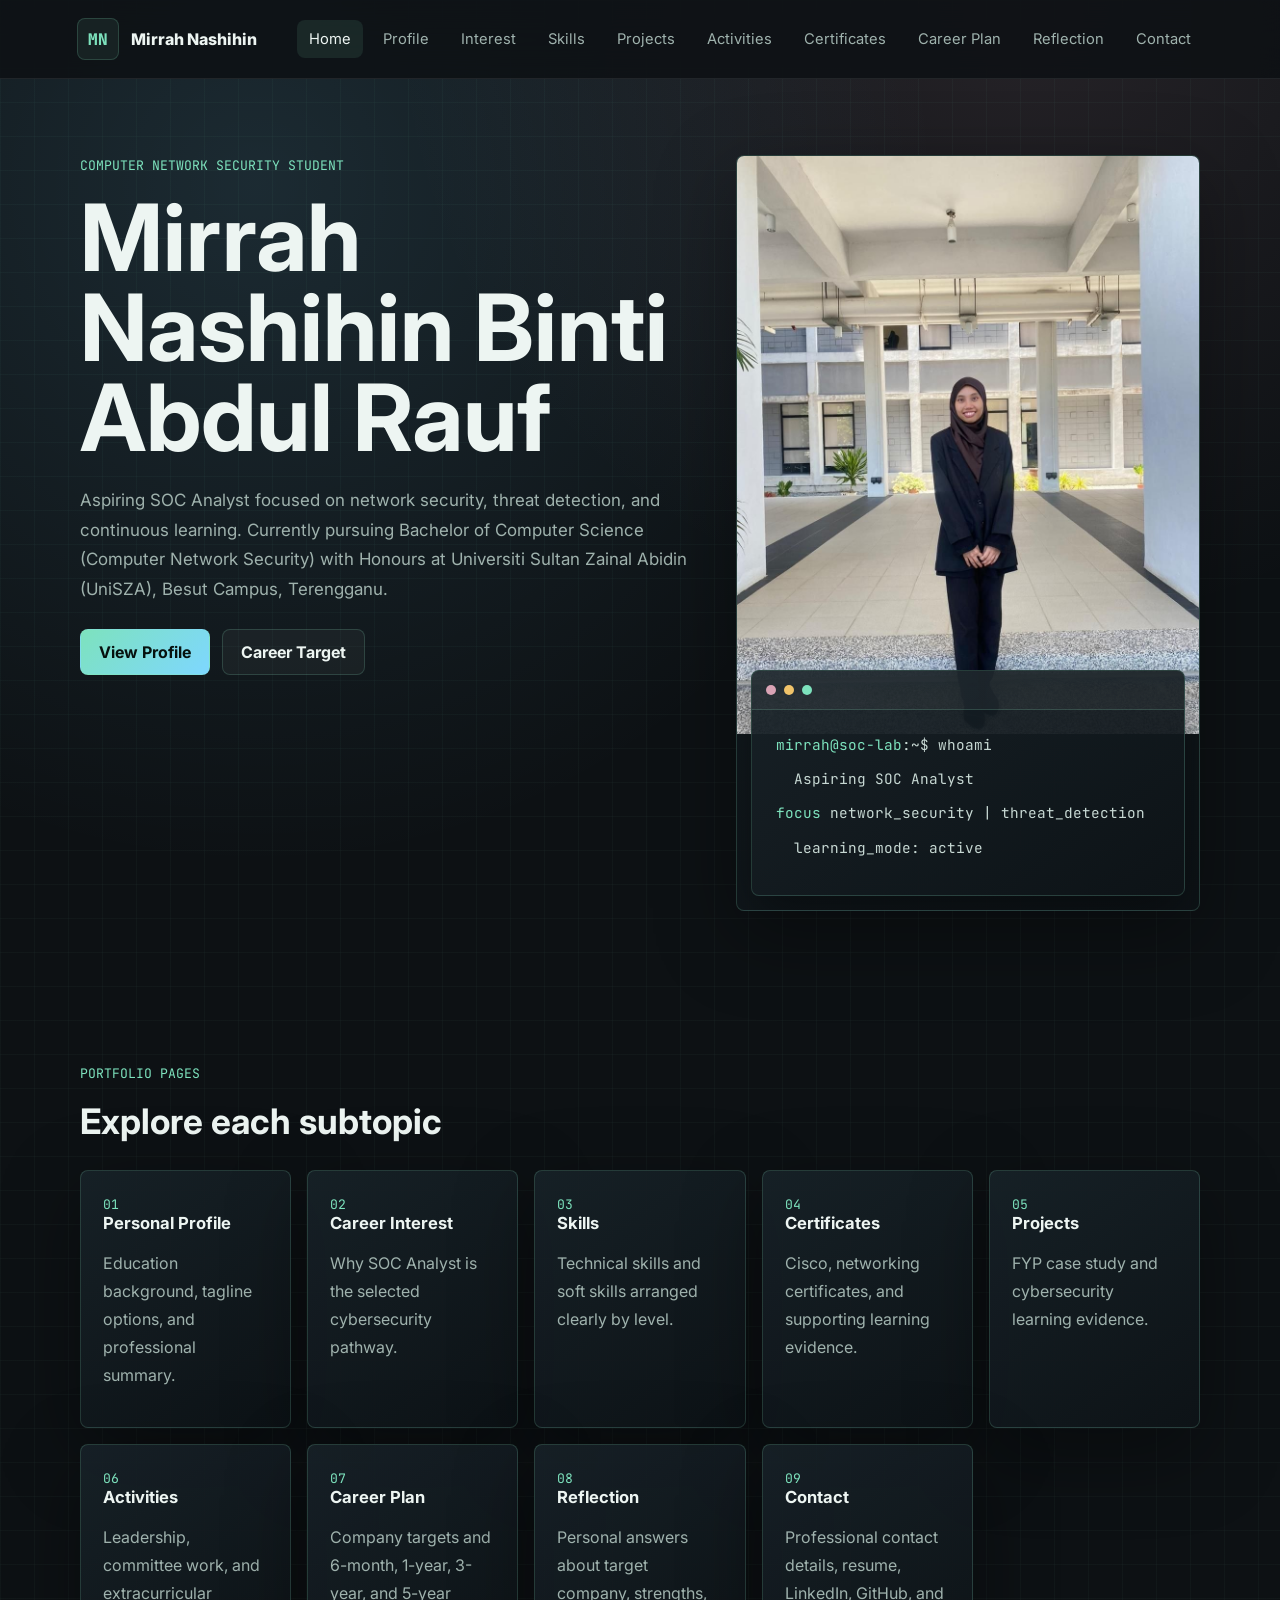
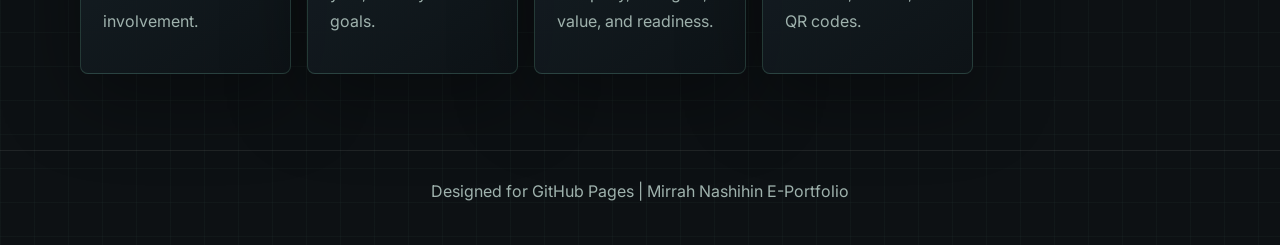
<file: index.html>
<!DOCTYPE html>
<html lang="en">
<head>
  <meta charset="UTF-8">
  <meta name="viewport" content="width=device-width, initial-scale=1.0">
  <title>Mirrah Nashihin | E-Portfolio</title>
  <link rel="preconnect" href="https://fonts.googleapis.com">
  <link rel="preconnect" href="https://fonts.gstatic.com" crossorigin>
  <link href="https://fonts.googleapis.com/css2?family=Inter:wght@400;500;600;700;800&family=JetBrains+Mono:wght@400;600&display=swap" rel="stylesheet">
  <link rel="stylesheet" href="style.css">
</head>
<body>
  <header class="site-header">
    <a class="brand" href="index.html">
      <span class="brand-mark">MN</span>
      <span>Mirrah Nashihin</span>
    </a>
    <button class="nav-toggle" type="button" aria-label="Open navigation" aria-expanded="false">☰</button>
    <nav class="site-nav" aria-label="Main navigation">
      <a class="active" href="index.html">Home</a>
      <a href="about.html">Profile</a>
      <a href="interest.html">Interest</a>
      <a href="skills.html">Skills</a>
      <a href="projects.html">Projects</a>
      <a href="activities.html">Activities</a>
      <a href="certificates.html">Certificates</a>
      <a href="career.html">Career Plan</a>
      <a href="reflection.html">Reflection</a>
      <a href="contact.html">Contact</a>
    </nav>
  </header>

  <main>
    <section class="hero section">
      <div class="hero-grid">
        <div class="hero-copy">
          <p class="eyebrow">Computer Network Security Student</p>
          <h1>Mirrah Nashihin Binti Abdul Rauf</h1>
          <p class="hero-text">
            Aspiring SOC Analyst focused on network security, threat detection, and
            continuous learning. Currently pursuing Bachelor of Computer Science
            (Computer Network Security) with Honours at Universiti Sultan Zainal Abidin
            (UniSZA), Besut Campus, Terengganu.
          </p>
          <div class="hero-actions">
            <a class="button primary" href="about.html">View Profile</a>
            <a class="button ghost" href="career.html">Career Target</a>
          </div>
        </div>
        <aside class="profile-card" aria-label="Profile photo and summary">
          <img src="assets/images/profile.jpg" alt="Mirrah Nashihin profile photo">
          <div class="terminal-card embedded">
            <div class="terminal-bar"><span></span><span></span><span></span></div>
            <div class="terminal-body">
              <p><span class="prompt">mirrah@soc-lab</span>:~$ whoami</p>
              <p class="output">Aspiring SOC Analyst</p>
              <p><span class="prompt">focus</span> network_security | threat_detection</p>
              <p class="output success">learning_mode: active</p>
            </div>
          </div>
        </aside>
      </div>
    </section>

    <section class="section">
      <div class="section-heading">
        <p class="eyebrow">Portfolio Pages</p>
        <h2>Explore each subtopic</h2>
      </div>
      <div class="page-grid">
        <a class="page-card" href="about.html">
          <span>01</span>
          <h3>Personal Profile</h3>
          <p>Education background, tagline options, and professional summary.</p>
        </a>
        <a class="page-card" href="interest.html">
          <span>02</span>
          <h3>Career Interest</h3>
          <p>Why SOC Analyst is the selected cybersecurity pathway.</p>
        </a>
        <a class="page-card" href="skills.html">
          <span>03</span>
          <h3>Skills</h3>
          <p>Technical skills and soft skills arranged clearly by level.</p>
        </a>
        <a class="page-card" href="certificates.html">
          <span>04</span>
          <h3>Certificates</h3>
          <p>Cisco, networking certificates, and supporting learning evidence.</p>
        </a>
        <a class="page-card" href="projects.html">
          <span>05</span>
          <h3>Projects</h3>
          <p>FYP case study and cybersecurity learning evidence.</p>
        </a>
        <a class="page-card" href="activities.html">
          <span>06</span>
          <h3>Activities</h3>
          <p>Leadership, committee work, and extracurricular involvement.</p>
        </a>
        <a class="page-card" href="career.html">
          <span>07</span>
          <h3>Career Plan</h3>
          <p>Company targets and 6-month, 1-year, 3-year, and 5-year goals.</p>
        </a>
        <a class="page-card" href="reflection.html">
          <span>08</span>
          <h3>Reflection</h3>
          <p>Personal answers about target company, strengths, value, and readiness.</p>
        </a>
        <a class="page-card" href="contact.html">
          <span>09</span>
          <h3>Contact</h3>
          <p>Professional contact details, resume, LinkedIn, GitHub, and QR codes.</p>
        </a>
      </div>
    </section>
  </main>

  <footer class="site-footer">
    <p>Designed for GitHub Pages | Mirrah Nashihin E-Portfolio</p>
  </footer>

  <script src="script.js"></script>
</body>
</html>
</file>
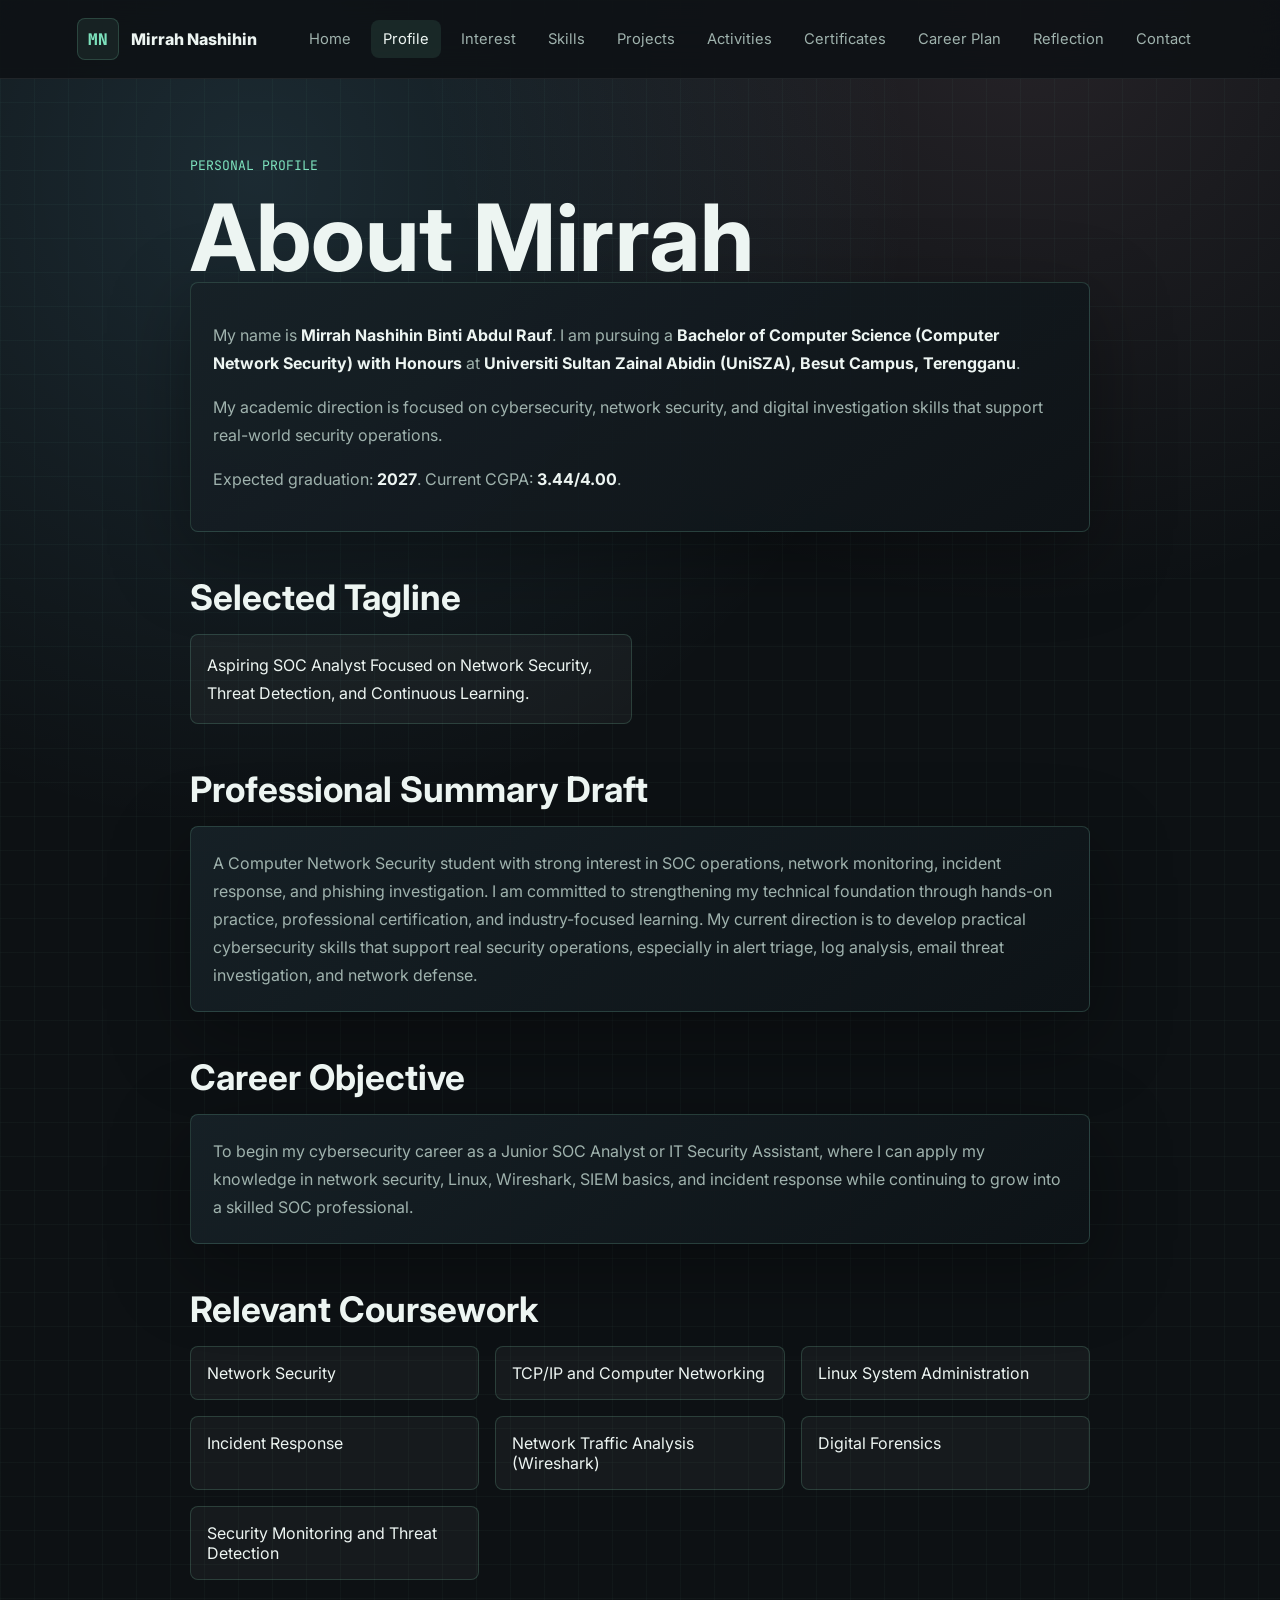
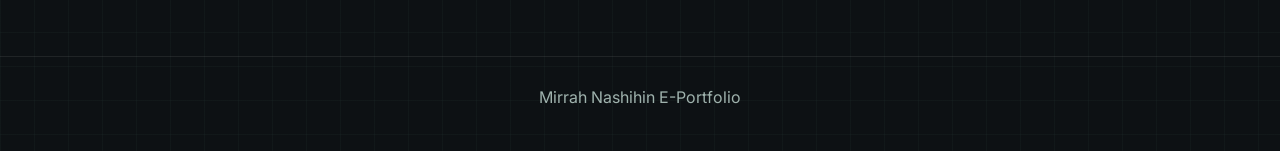
<file: about.html>
<!DOCTYPE html>
<html lang="en">
<head>
  <meta charset="UTF-8">
  <meta name="viewport" content="width=device-width, initial-scale=1.0">
  <title>Profile | Mirrah Nashihin</title>
  <link rel="preconnect" href="https://fonts.googleapis.com">
  <link rel="preconnect" href="https://fonts.gstatic.com" crossorigin>
  <link href="https://fonts.googleapis.com/css2?family=Inter:wght@400;500;600;700;800&family=JetBrains+Mono:wght@400;600&display=swap" rel="stylesheet">
  <link rel="stylesheet" href="style.css">
</head>
<body>
  <header class="site-header">
    <a class="brand" href="index.html"><span class="brand-mark">MN</span><span>Mirrah Nashihin</span></a>
    <button class="nav-toggle" type="button" aria-label="Open navigation" aria-expanded="false">☰</button>
    <nav class="site-nav" aria-label="Main navigation">
      <a href="index.html">Home</a>
      <a class="active" href="about.html">Profile</a>
      <a href="interest.html">Interest</a>
      <a href="skills.html">Skills</a>
      <a href="projects.html">Projects</a>
      <a href="activities.html">Activities</a>
      <a href="certificates.html">Certificates</a>
      <a href="career.html">Career Plan</a>
      <a href="reflection.html">Reflection</a>
      <a href="contact.html">Contact</a>
    </nav>
  </header>

  <main class="section narrow">
    <p class="eyebrow">Personal Profile</p>
    <h1>About Mirrah</h1>
    <div class="info-panel">
      <p>
        My name is <strong>Mirrah Nashihin Binti Abdul Rauf</strong>. I am pursuing a
        <strong>Bachelor of Computer Science (Computer Network Security) with Honours</strong>
        at <strong>Universiti Sultan Zainal Abidin (UniSZA), Besut Campus, Terengganu</strong>.
      </p>
      <p>
        My academic direction is focused on cybersecurity, network security, and digital
        investigation skills that support real-world security operations.
      </p>
      <p>
        Expected graduation: <strong>2027</strong>. Current CGPA:
        <strong>3.44/4.00</strong>.
      </p>
    </div>

    <section class="subsection">
      <h2>Selected Tagline</h2>
      <div class="tagline-list">
        <p>Aspiring SOC Analyst Focused on Network Security, Threat Detection, and Continuous Learning.</p>
      </div>
    </section>

    <section class="subsection">
      <h2>Professional Summary Draft</h2>
      <p class="soft-card">
        A Computer Network Security student with strong interest in SOC operations,
        network monitoring, incident response, and phishing investigation. I am committed
        to strengthening my technical foundation through hands-on practice, professional
        certification, and industry-focused learning. My current direction is to develop
        practical cybersecurity skills that support real security operations, especially
        in alert triage, log analysis, email threat investigation, and network defense.
      </p>
    </section>

    <section class="subsection">
      <h2>Career Objective</h2>
      <p class="soft-card">
        To begin my cybersecurity career as a Junior SOC Analyst or IT Security Assistant,
        where I can apply my knowledge in network security, Linux, Wireshark, SIEM basics,
        and incident response while continuing to grow into a skilled SOC professional.
      </p>
    </section>

    <section class="subsection">
      <h2>Relevant Coursework</h2>
      <div class="pill-grid">
        <span>Network Security</span>
        <span>TCP/IP and Computer Networking</span>
        <span>Linux System Administration</span>
        <span>Incident Response</span>
        <span>Network Traffic Analysis (Wireshark)</span>
        <span>Digital Forensics</span>
        <span>Security Monitoring and Threat Detection</span>
      </div>
    </section>
  </main>

  <footer class="site-footer"><p>Mirrah Nashihin E-Portfolio</p></footer>
  <script src="script.js"></script>
</body>
</html>
</file>
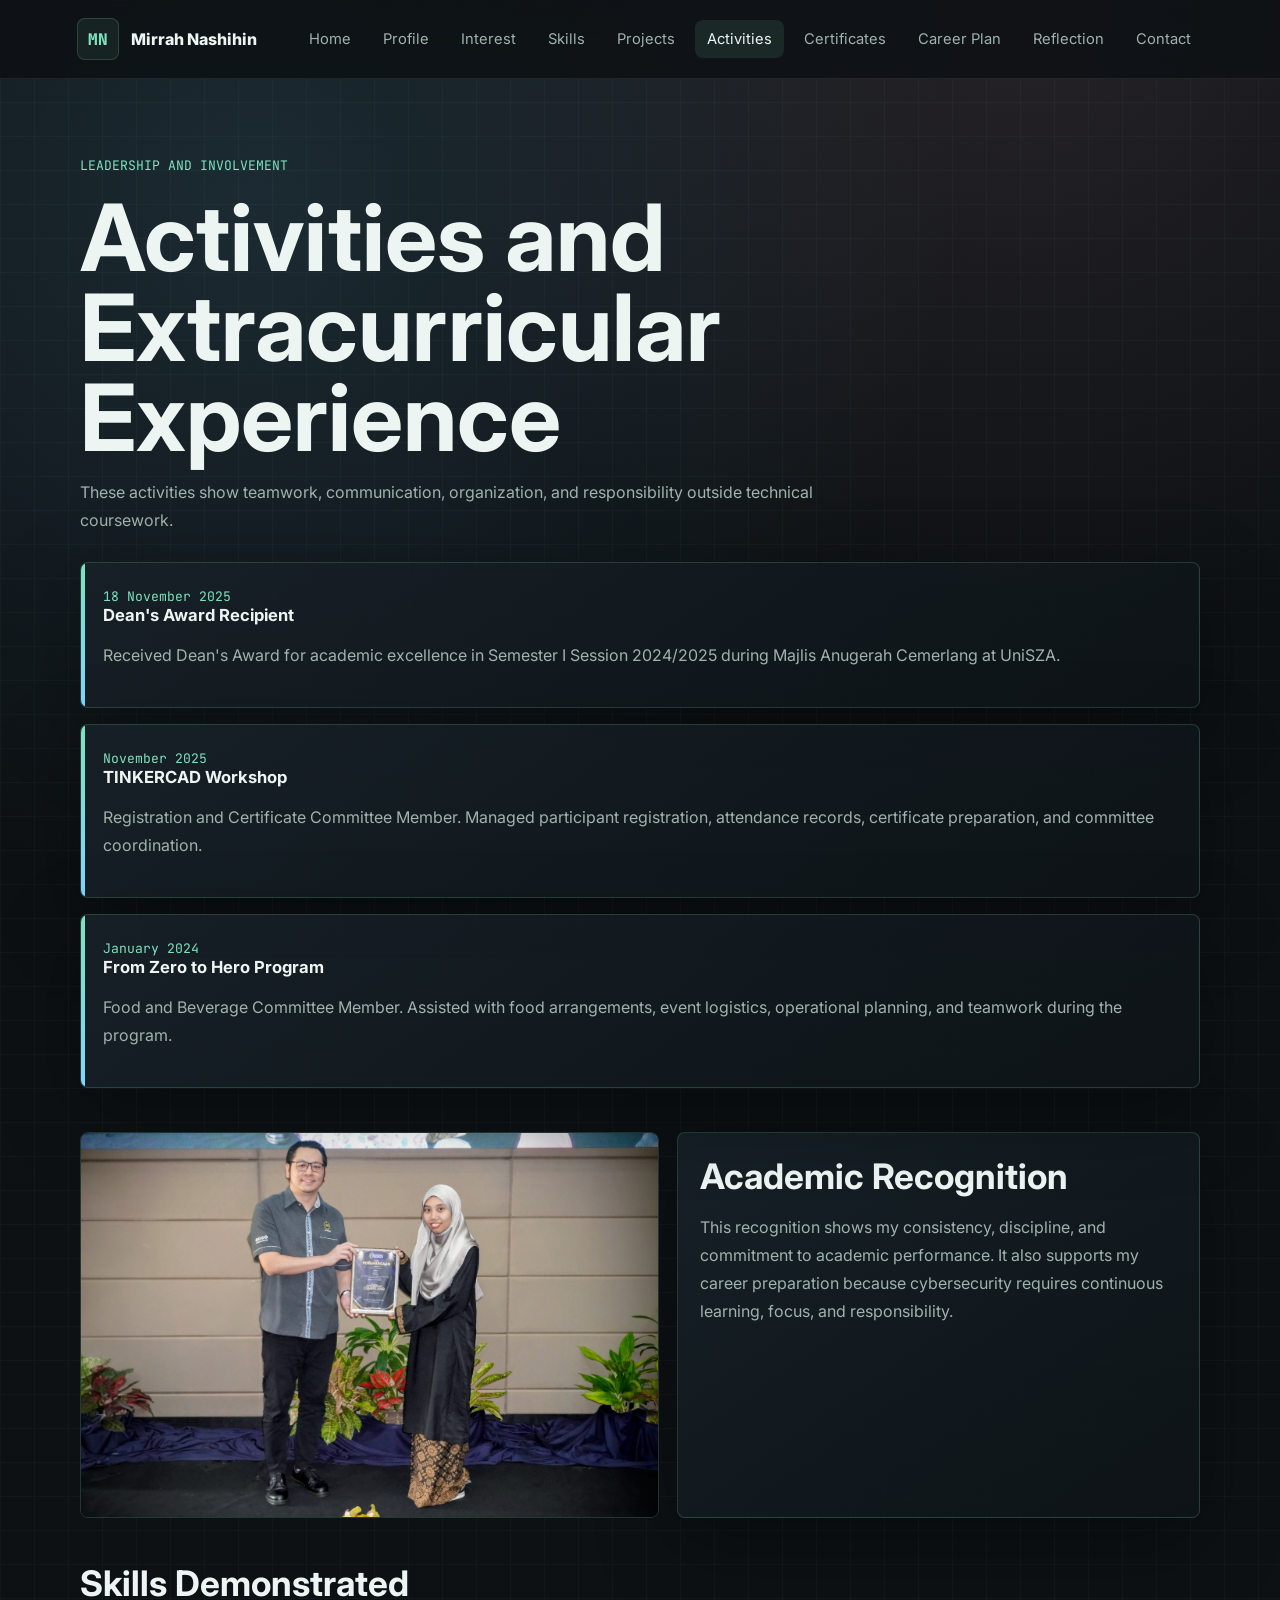
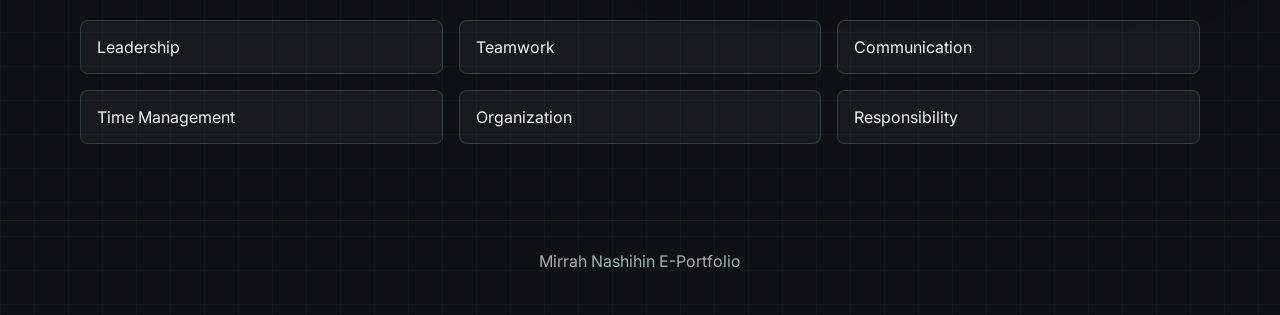
<file: activities.html>
<!DOCTYPE html>
<html lang="en">
<head>
  <meta charset="UTF-8">
  <meta name="viewport" content="width=device-width, initial-scale=1.0">
  <title>Activities | Mirrah Nashihin</title>
  <link rel="preconnect" href="https://fonts.googleapis.com">
  <link rel="preconnect" href="https://fonts.gstatic.com" crossorigin>
  <link href="https://fonts.googleapis.com/css2?family=Inter:wght@400;500;600;700;800&family=JetBrains+Mono:wght@400;600&display=swap" rel="stylesheet">
  <link rel="stylesheet" href="style.css">
</head>
<body>
  <header class="site-header">
    <a class="brand" href="index.html"><span class="brand-mark">MN</span><span>Mirrah Nashihin</span></a>
    <button class="nav-toggle" type="button" aria-label="Open navigation" aria-expanded="false">☰</button>
    <nav class="site-nav" aria-label="Main navigation">
      <a href="index.html">Home</a>
      <a href="about.html">Profile</a>
      <a href="interest.html">Interest</a>
      <a href="skills.html">Skills</a>
      <a href="projects.html">Projects</a>
      <a class="active" href="activities.html">Activities</a>
      <a href="certificates.html">Certificates</a>
      <a href="career.html">Career Plan</a>
      <a href="reflection.html">Reflection</a>
      <a href="contact.html">Contact</a>
    </nav>
  </header>

  <main class="section">
    <div class="section-heading">
      <p class="eyebrow">Leadership and Involvement</p>
      <h1>Activities and Extracurricular Experience</h1>
      <p>
        These activities show teamwork, communication, organization, and responsibility
        outside technical coursework.
      </p>
    </div>

    <section class="timeline">
      <article>
        <span>18 November 2025</span>
        <h3>Dean's Award Recipient</h3>
        <p>
          Received Dean's Award for academic excellence in Semester I Session 2024/2025
          during Majlis Anugerah Cemerlang at UniSZA.
        </p>
      </article>
      <article>
        <span>November 2025</span>
        <h3>TINKERCAD Workshop</h3>
        <p>
          Registration and Certificate Committee Member. Managed participant registration,
          attendance records, certificate preparation, and committee coordination.
        </p>
      </article>
      <article>
        <span>January 2024</span>
        <h3>From Zero to Hero Program</h3>
        <p>
          Food and Beverage Committee Member. Assisted with food arrangements, event
          logistics, operational planning, and teamwork during the program.
        </p>
      </article>
    </section>

    <section class="subsection achievement-showcase">
      <img src="assets/images/dean-award-ceremony.jpeg" alt="Dean's Award ceremony photo">
      <div class="info-panel">
        <h2>Academic Recognition</h2>
        <p>
          This recognition shows my consistency, discipline, and commitment to academic
          performance. It also supports my career preparation because cybersecurity
          requires continuous learning, focus, and responsibility.
        </p>
      </div>
    </section>

    <section class="subsection">
      <h2>Skills Demonstrated</h2>
      <div class="pill-grid">
        <span>Leadership</span>
        <span>Teamwork</span>
        <span>Communication</span>
        <span>Time Management</span>
        <span>Organization</span>
        <span>Responsibility</span>
      </div>
    </section>
  </main>

  <footer class="site-footer"><p>Mirrah Nashihin E-Portfolio</p></footer>
  <script src="script.js"></script>
</body>
</html>
</file>
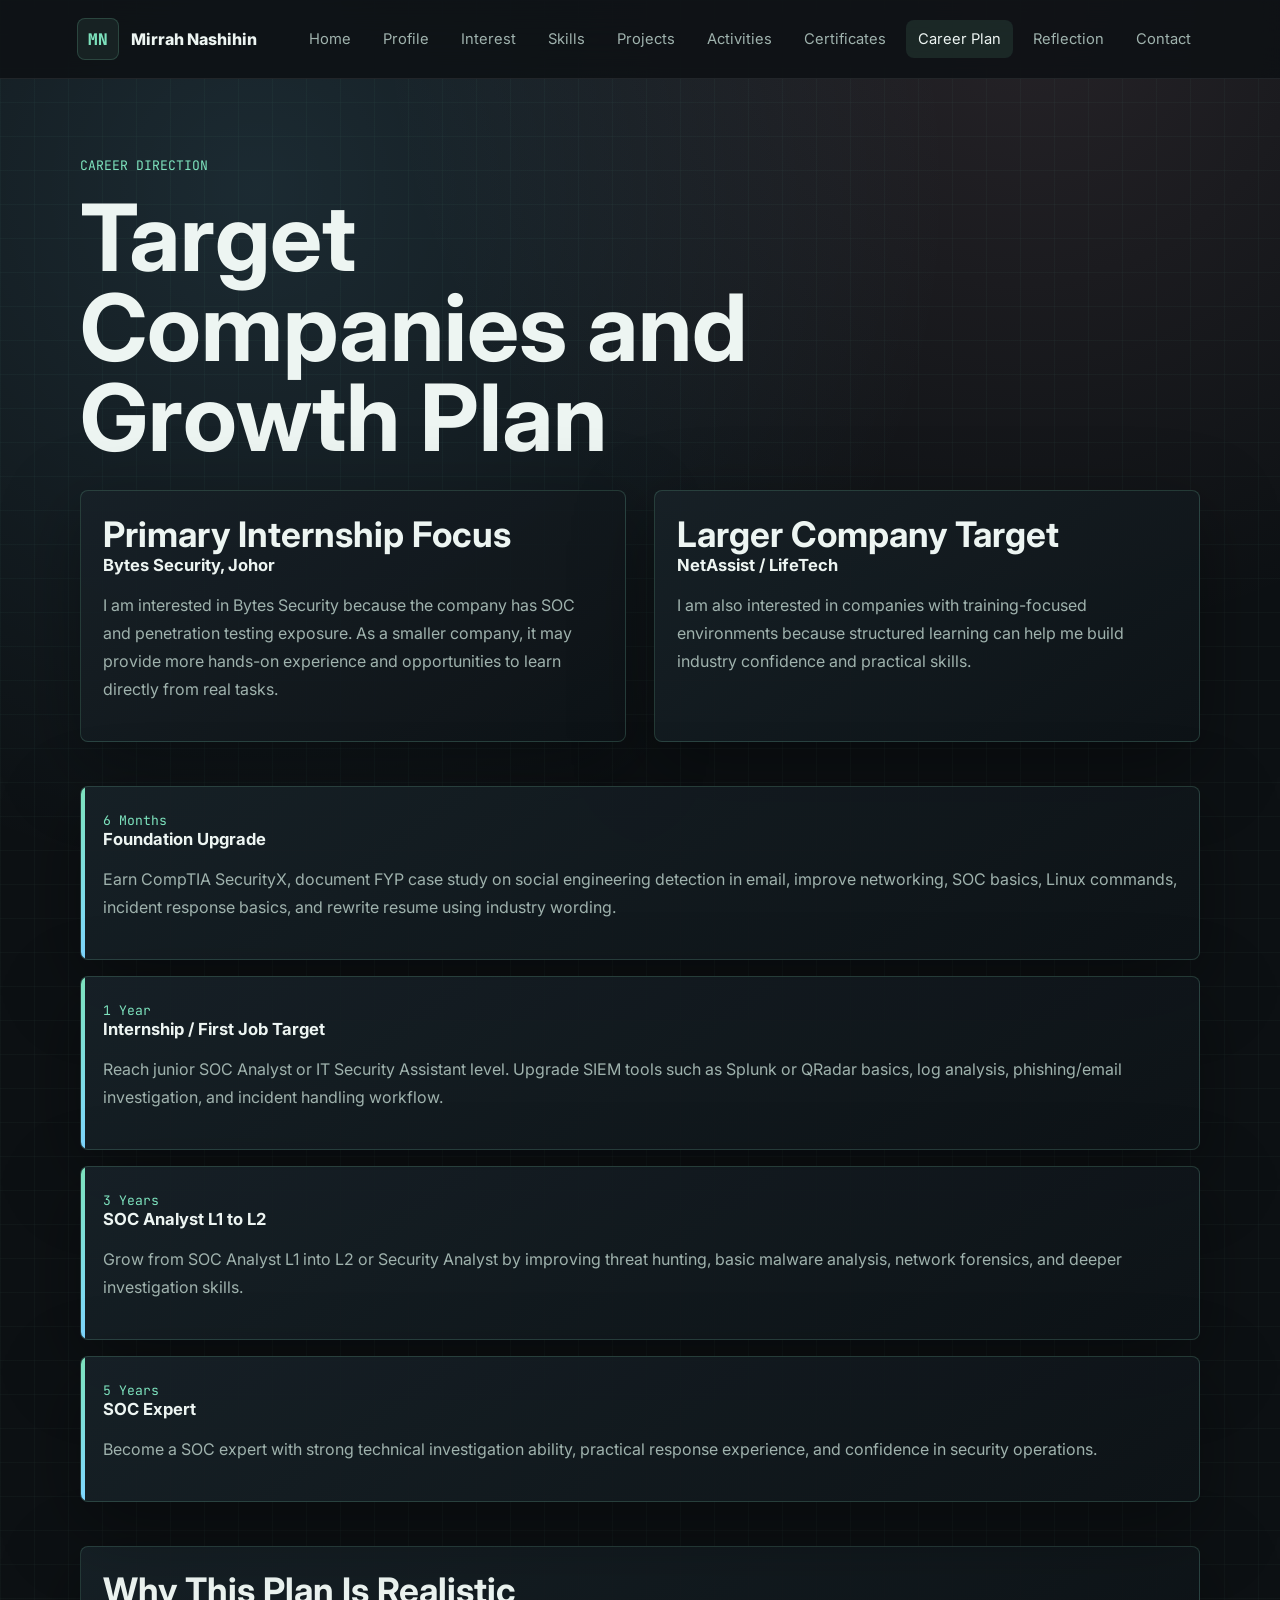
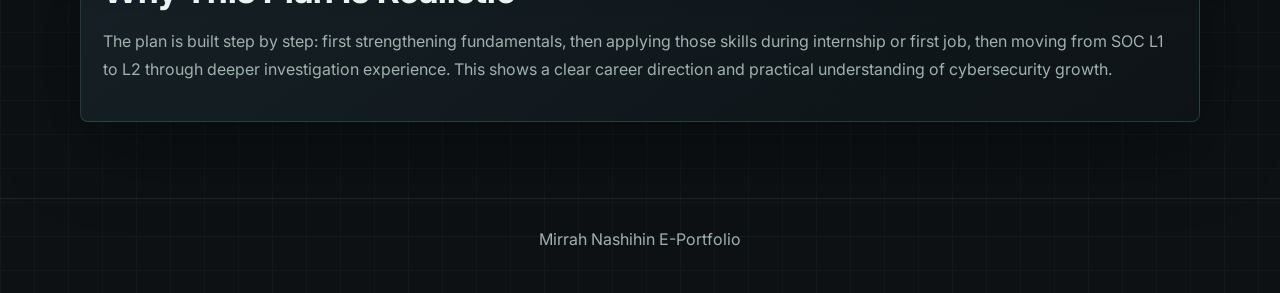
<file: career.html>
<!DOCTYPE html>
<html lang="en">
<head>
  <meta charset="UTF-8">
  <meta name="viewport" content="width=device-width, initial-scale=1.0">
  <title>Career Plan | Mirrah Nashihin</title>
  <link rel="preconnect" href="https://fonts.googleapis.com">
  <link rel="preconnect" href="https://fonts.gstatic.com" crossorigin>
  <link href="https://fonts.googleapis.com/css2?family=Inter:wght@400;500;600;700;800&family=JetBrains+Mono:wght@400;600&display=swap" rel="stylesheet">
  <link rel="stylesheet" href="style.css">
</head>
<body>
  <header class="site-header">
    <a class="brand" href="index.html"><span class="brand-mark">MN</span><span>Mirrah Nashihin</span></a>
    <button class="nav-toggle" type="button" aria-label="Open navigation" aria-expanded="false">☰</button>
    <nav class="site-nav" aria-label="Main navigation">
      <a href="index.html">Home</a>
      <a href="about.html">Profile</a>
      <a href="interest.html">Interest</a>
      <a href="skills.html">Skills</a>
      <a href="projects.html">Projects</a>
      <a href="activities.html">Activities</a>
      <a href="certificates.html">Certificates</a>
      <a class="active" href="career.html">Career Plan</a>
      <a href="reflection.html">Reflection</a>
      <a href="contact.html">Contact</a>
    </nav>
  </header>

  <main class="section">
    <div class="section-heading">
      <p class="eyebrow">Career Direction</p>
      <h1>Target Companies and Growth Plan</h1>
    </div>

    <section class="company-grid">
      <article class="soft-card">
        <h2>Primary Internship Focus</h2>
        <h3>Bytes Security, Johor</h3>
        <p>
          I am interested in Bytes Security because the company has SOC and penetration
          testing exposure. As a smaller company, it may provide more hands-on experience
          and opportunities to learn directly from real tasks.
        </p>
      </article>
      <article class="soft-card">
        <h2>Larger Company Target</h2>
        <h3>NetAssist / LifeTech</h3>
        <p>
          I am also interested in companies with training-focused environments because
          structured learning can help me build industry confidence and practical skills.
        </p>
      </article>
    </section>

    <section class="timeline subsection">
      <article>
        <span>6 Months</span>
        <h3>Foundation Upgrade</h3>
        <p>
          Earn CompTIA SecurityX, document FYP case study on social engineering detection
          in email, improve networking, SOC basics, Linux commands, incident response basics,
          and rewrite resume using industry wording.
        </p>
      </article>
      <article>
        <span>1 Year</span>
        <h3>Internship / First Job Target</h3>
        <p>
          Reach junior SOC Analyst or IT Security Assistant level. Upgrade SIEM tools
          such as Splunk or QRadar basics, log analysis, phishing/email investigation,
          and incident handling workflow.
        </p>
      </article>
      <article>
        <span>3 Years</span>
        <h3>SOC Analyst L1 to L2</h3>
        <p>
          Grow from SOC Analyst L1 into L2 or Security Analyst by improving threat hunting,
          basic malware analysis, network forensics, and deeper investigation skills.
        </p>
      </article>
      <article>
        <span>5 Years</span>
        <h3>SOC Expert</h3>
        <p>
          Become a SOC expert with strong technical investigation ability, practical
          response experience, and confidence in security operations.
        </p>
      </article>
    </section>

    <section class="subsection info-panel">
      <h2>Why This Plan Is Realistic</h2>
      <p>
        The plan is built step by step: first strengthening fundamentals, then applying
        those skills during internship or first job, then moving from SOC L1 to L2 through
        deeper investigation experience. This shows a clear career direction and practical
        understanding of cybersecurity growth.
      </p>
    </section>
  </main>

  <footer class="site-footer"><p>Mirrah Nashihin E-Portfolio</p></footer>
  <script src="script.js"></script>
</body>
</html>
</file>
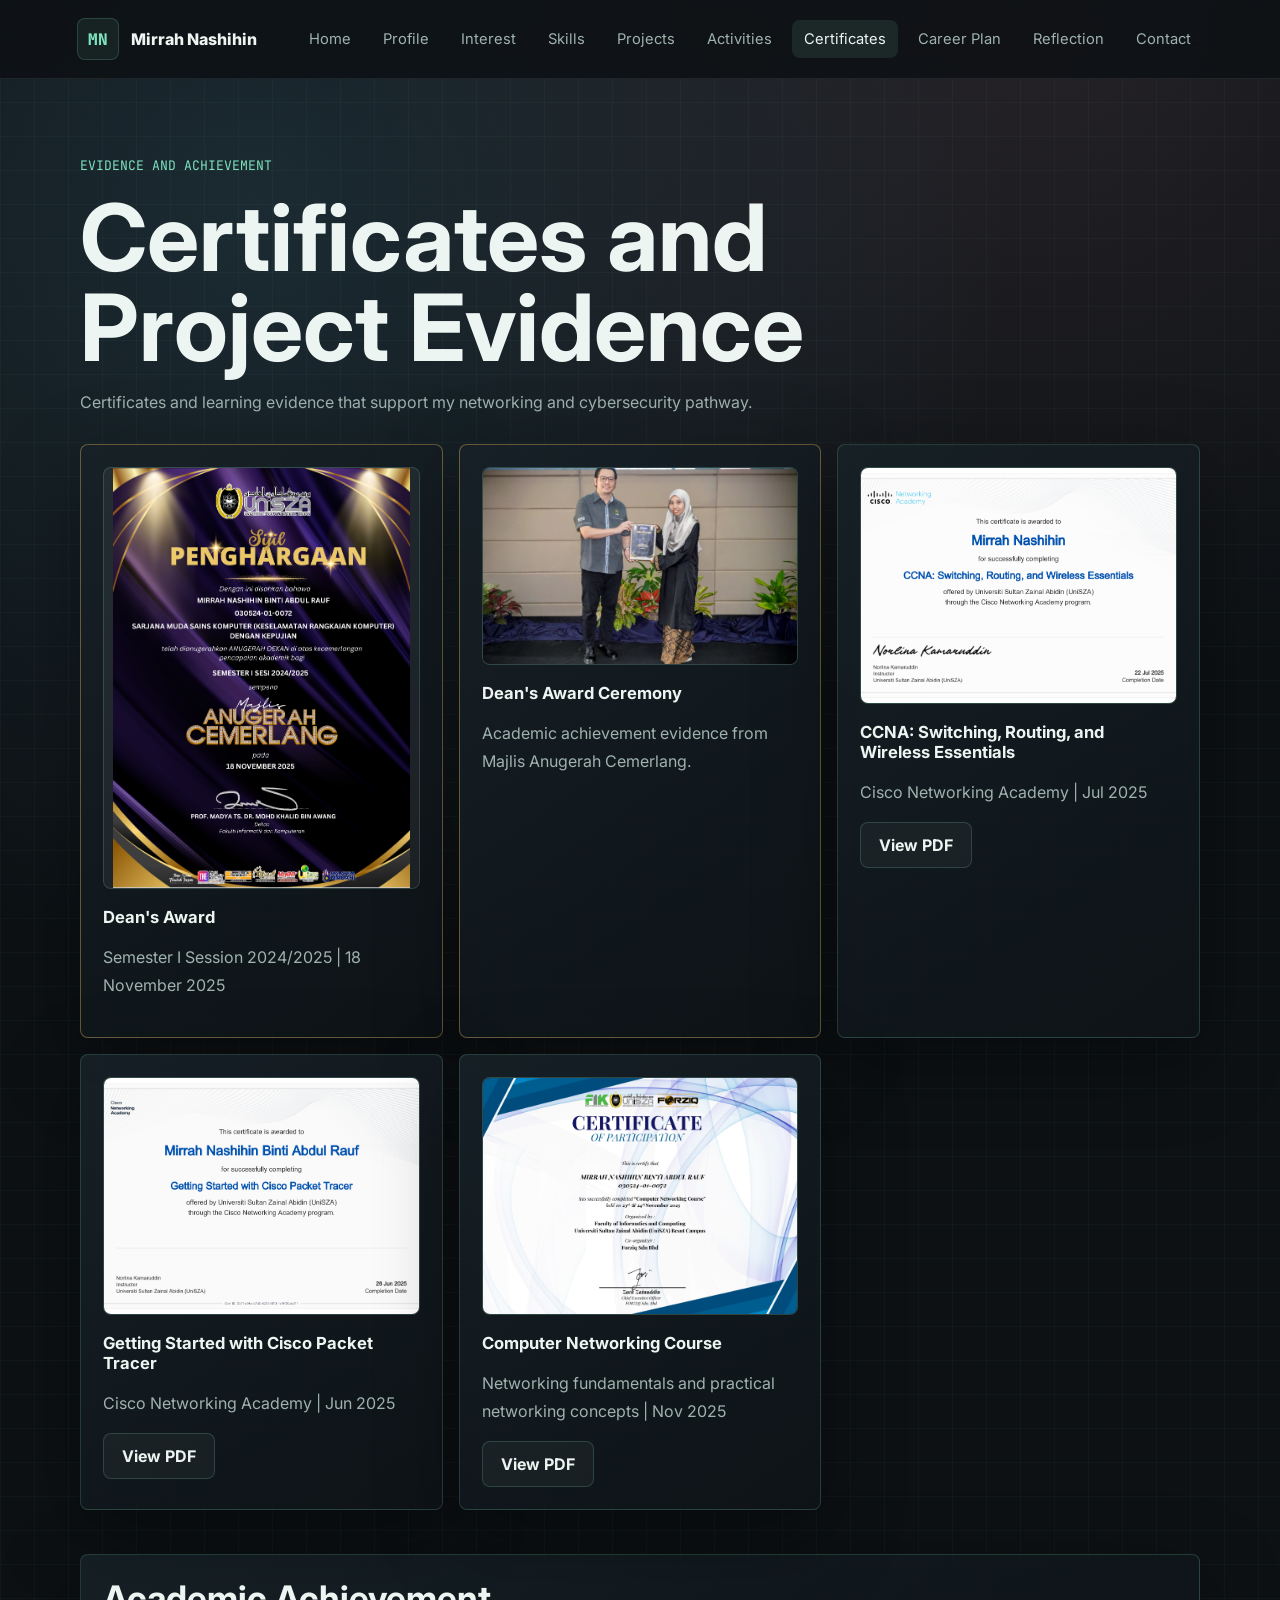
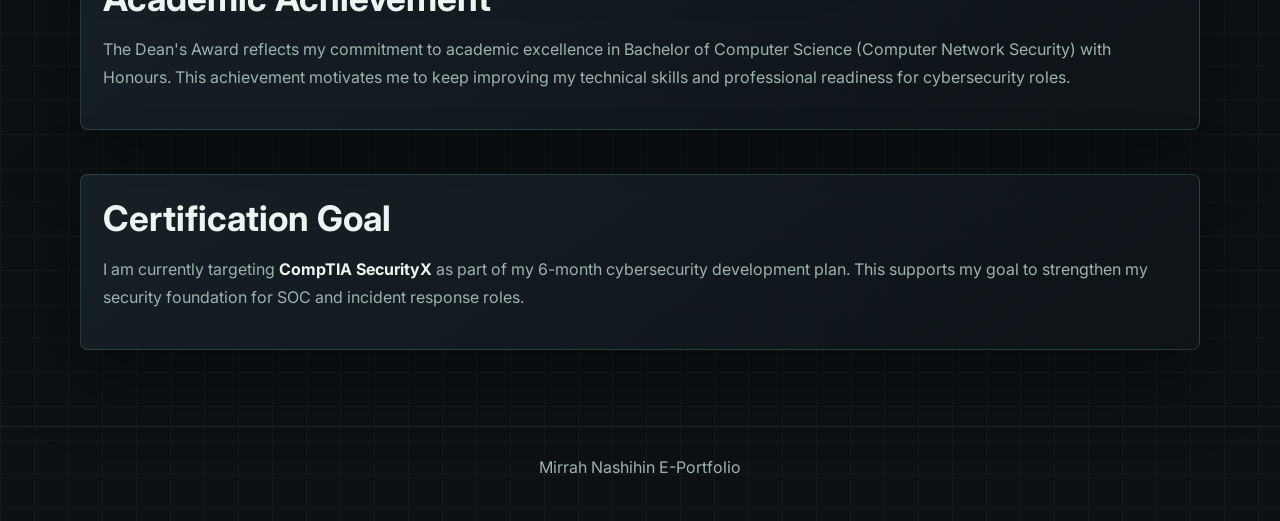
<file: certificates.html>
<!DOCTYPE html>
<html lang="en">
<head>
  <meta charset="UTF-8">
  <meta name="viewport" content="width=device-width, initial-scale=1.0">
  <title>Certificates | Mirrah Nashihin</title>
  <link rel="preconnect" href="https://fonts.googleapis.com">
  <link rel="preconnect" href="https://fonts.gstatic.com" crossorigin>
  <link href="https://fonts.googleapis.com/css2?family=Inter:wght@400;500;600;700;800&family=JetBrains+Mono:wght@400;600&display=swap" rel="stylesheet">
  <link rel="stylesheet" href="style.css">
</head>
<body>
  <header class="site-header">
    <a class="brand" href="index.html"><span class="brand-mark">MN</span><span>Mirrah Nashihin</span></a>
    <button class="nav-toggle" type="button" aria-label="Open navigation" aria-expanded="false">☰</button>
    <nav class="site-nav" aria-label="Main navigation">
      <a href="index.html">Home</a>
      <a href="about.html">Profile</a>
      <a href="interest.html">Interest</a>
      <a href="skills.html">Skills</a>
      <a href="projects.html">Projects</a>
      <a href="activities.html">Activities</a>
      <a class="active" href="certificates.html">Certificates</a>
      <a href="career.html">Career Plan</a>
      <a href="reflection.html">Reflection</a>
      <a href="contact.html">Contact</a>
    </nav>
  </header>

  <main class="section">
    <div class="section-heading">
      <p class="eyebrow">Evidence and Achievement</p>
      <h1>Certificates and Project Evidence</h1>
      <p>
        Certificates and learning evidence that support my networking and cybersecurity pathway.
      </p>
    </div>

    <div class="certificate-grid">
      <article class="certificate-card featured-certificate">
        <img class="certificate-image portrait" src="assets/images/dean-award-certificate.png" alt="Dean's Award certificate">
        <h3>Dean's Award</h3>
        <p>Semester I Session 2024/2025 | 18 November 2025</p>
      </article>
      <article class="certificate-card featured-certificate">
        <img class="certificate-image ceremony" src="assets/images/dean-award-ceremony.jpeg" alt="Dean's Award ceremony photo">
        <h3>Dean's Award Ceremony</h3>
        <p>Academic achievement evidence from Majlis Anugerah Cemerlang.</p>
      </article>
      <article class="certificate-card">
        <img class="certificate-image" src="assets/images/cisco-ccna.png" alt="Cisco CCNA certificate preview">
        <h3>CCNA: Switching, Routing, and Wireless Essentials</h3>
        <p>Cisco Networking Academy | Jul 2025</p>
        <a class="button ghost" href="assets/documents/cisco-ccna.pdf" target="_blank">View PDF</a>
      </article>
      <article class="certificate-card">
        <img class="certificate-image" src="assets/images/cisco-introduction.png" alt="Cisco Packet Tracer certificate preview">
        <h3>Getting Started with Cisco Packet Tracer</h3>
        <p>Cisco Networking Academy | Jun 2025</p>
        <a class="button ghost" href="assets/documents/cisco-introduction.pdf" target="_blank">View PDF</a>
      </article>
      <article class="certificate-card">
        <img class="certificate-image" src="assets/images/smartnetworking.png" alt="Smart networking certificate preview">
        <h3>Computer Networking Course</h3>
        <p>Networking fundamentals and practical networking concepts | Nov 2025</p>
        <a class="button ghost" href="assets/documents/smartnetworking.pdf" target="_blank">View PDF</a>
      </article>
    </div>

    <section class="subsection info-panel">
      <h2>Academic Achievement</h2>
      <p>
        The Dean's Award reflects my commitment to academic excellence in Bachelor of
        Computer Science (Computer Network Security) with Honours. This achievement
        motivates me to keep improving my technical skills and professional readiness
        for cybersecurity roles.
      </p>
    </section>

    <section class="subsection info-panel">
      <h2>Certification Goal</h2>
      <p>
        I am currently targeting <strong>CompTIA SecurityX</strong> as part of my
        6-month cybersecurity development plan. This supports my goal to strengthen
        my security foundation for SOC and incident response roles.
      </p>
    </section>
  </main>

  <footer class="site-footer"><p>Mirrah Nashihin E-Portfolio</p></footer>
  <script src="script.js"></script>
</body>
</html>
</file>
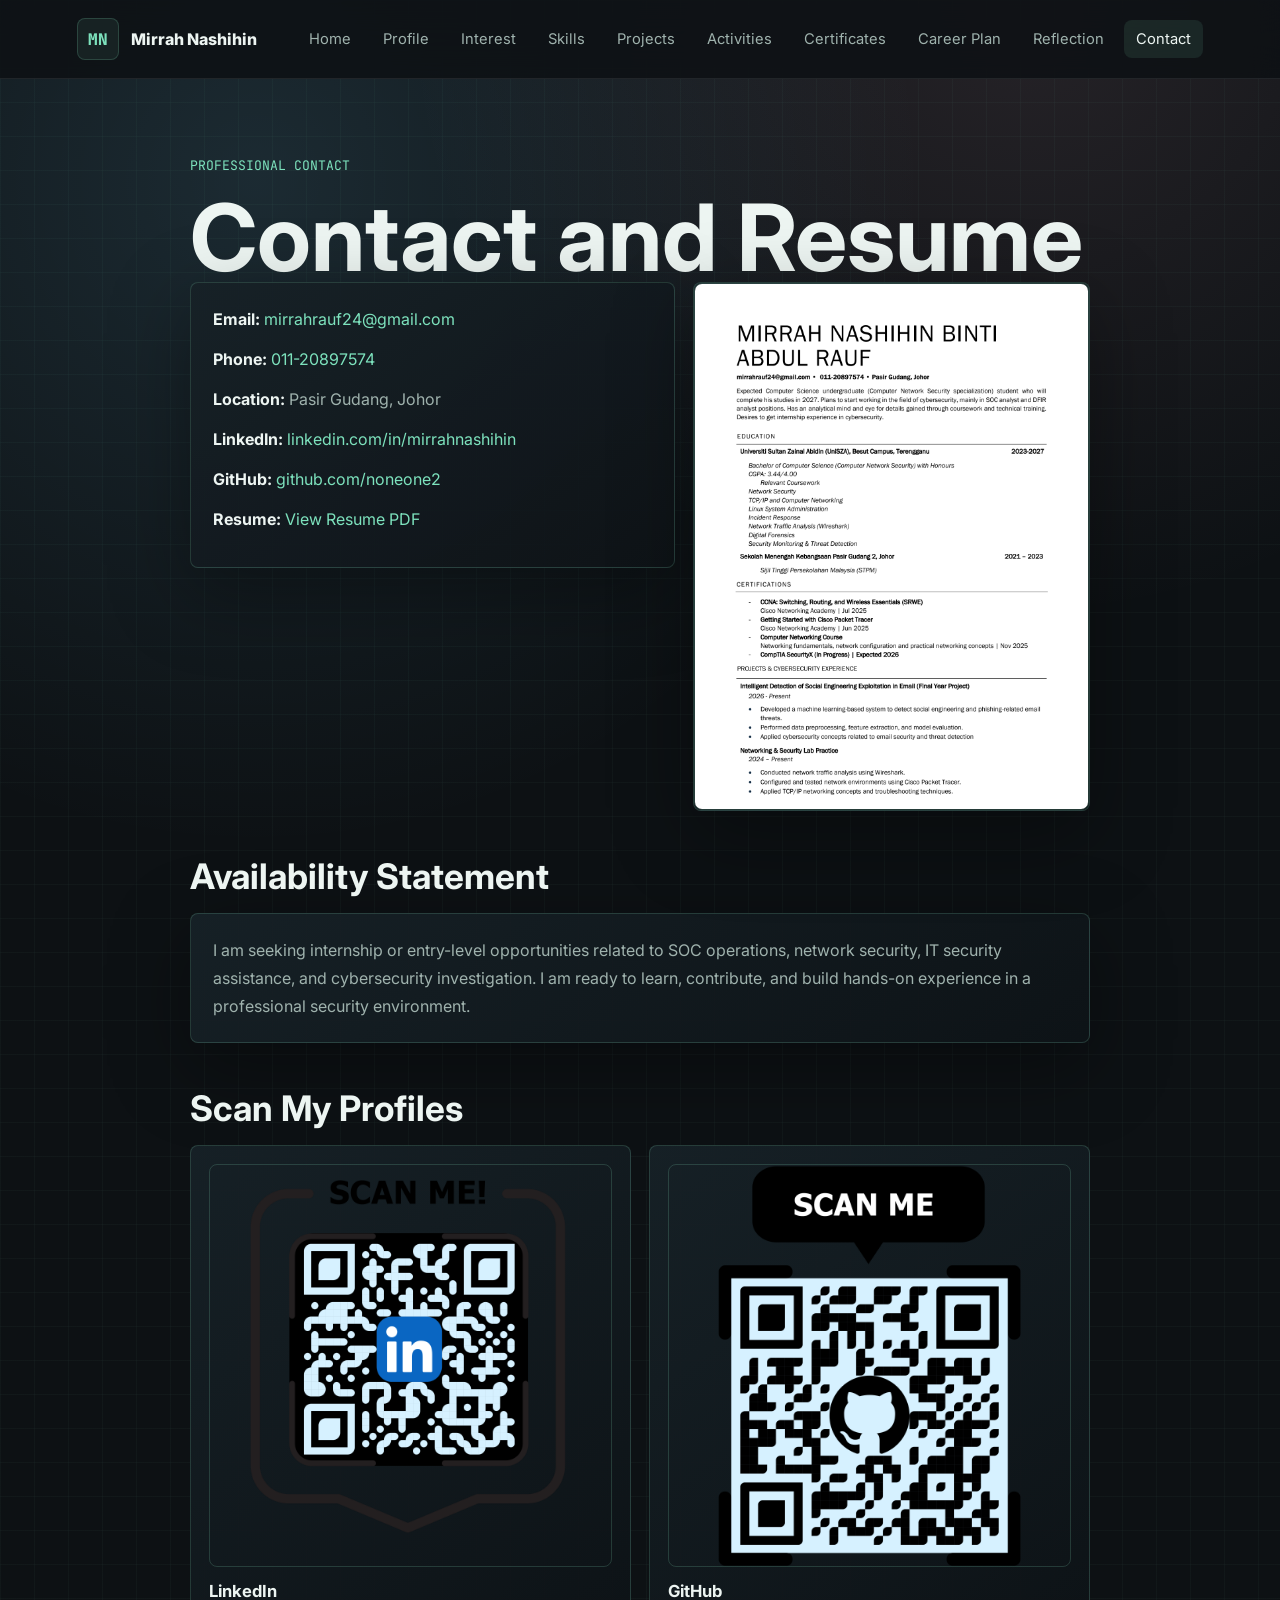
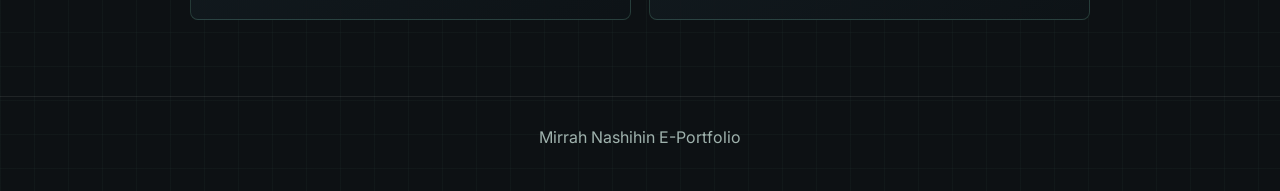
<file: contact.html>
<!DOCTYPE html>
<html lang="en">
<head>
  <meta charset="UTF-8">
  <meta name="viewport" content="width=device-width, initial-scale=1.0">
  <title>Contact | Mirrah Nashihin</title>
  <link rel="preconnect" href="https://fonts.googleapis.com">
  <link rel="preconnect" href="https://fonts.gstatic.com" crossorigin>
  <link href="https://fonts.googleapis.com/css2?family=Inter:wght@400;500;600;700;800&family=JetBrains+Mono:wght@400;600&display=swap" rel="stylesheet">
  <link rel="stylesheet" href="style.css">
</head>
<body>
  <header class="site-header">
    <a class="brand" href="index.html"><span class="brand-mark">MN</span><span>Mirrah Nashihin</span></a>
    <button class="nav-toggle" type="button" aria-label="Open navigation" aria-expanded="false">☰</button>
    <nav class="site-nav" aria-label="Main navigation">
      <a href="index.html">Home</a>
      <a href="about.html">Profile</a>
      <a href="interest.html">Interest</a>
      <a href="skills.html">Skills</a>
      <a href="projects.html">Projects</a>
      <a href="activities.html">Activities</a>
      <a href="certificates.html">Certificates</a>
      <a href="career.html">Career Plan</a>
      <a href="reflection.html">Reflection</a>
      <a class="active" href="contact.html">Contact</a>
    </nav>
  </header>

  <main class="section narrow">
    <p class="eyebrow">Professional Contact</p>
    <h1>Contact and Resume</h1>
    <div class="contact-grid">
      <div class="info-panel contact-list">
        <p><strong>Email:</strong> <a href="mailto:mirrahrauf24@gmail.com">mirrahrauf24@gmail.com</a></p>
        <p><strong>Phone:</strong> <a href="tel:+601120897574">011-20897574</a></p>
        <p><strong>Location:</strong> Pasir Gudang, Johor</p>
        <p><strong>LinkedIn:</strong> <a href="https://www.linkedin.com/in/mirrahnashihin" target="_blank">linkedin.com/in/mirrahnashihin</a></p>
        <p><strong>GitHub:</strong> <a href="https://github.com/noneone2" target="_blank">github.com/noneone2</a></p>
        <p><strong>Resume:</strong> <a href="assets/documents/resume.pdf" target="_blank">View Resume PDF</a></p>
      </div>
      <a class="resume-preview" href="assets/documents/resume.pdf" target="_blank" aria-label="Open resume PDF">
        <img src="assets/images/resume-preview.png" alt="Resume preview">
      </a>
    </div>

    <section class="subsection">
      <h2>Availability Statement</h2>
      <p class="soft-card">
        I am seeking internship or entry-level opportunities related to SOC operations,
        network security, IT security assistance, and cybersecurity investigation. I am
        ready to learn, contribute, and build hands-on experience in a professional
        security environment.
      </p>
    </section>

    <section class="subsection">
      <h2>Scan My Profiles</h2>
      <div class="qr-grid">
        <a class="qr-card" href="https://www.linkedin.com/in/mirrahnashihin" target="_blank">
          <img src="assets/images/linkedin-qr.png" alt="LinkedIn QR code">
          <h3>LinkedIn</h3>
        </a>
        <a class="qr-card" href="https://github.com/noneone2" target="_blank">
          <img src="assets/images/github-qr.png" alt="GitHub QR code">
          <h3>GitHub</h3>
        </a>
      </div>
    </section>
  </main>

  <footer class="site-footer"><p>Mirrah Nashihin E-Portfolio</p></footer>
  <script src="script.js"></script>
</body>
</html>
</file>
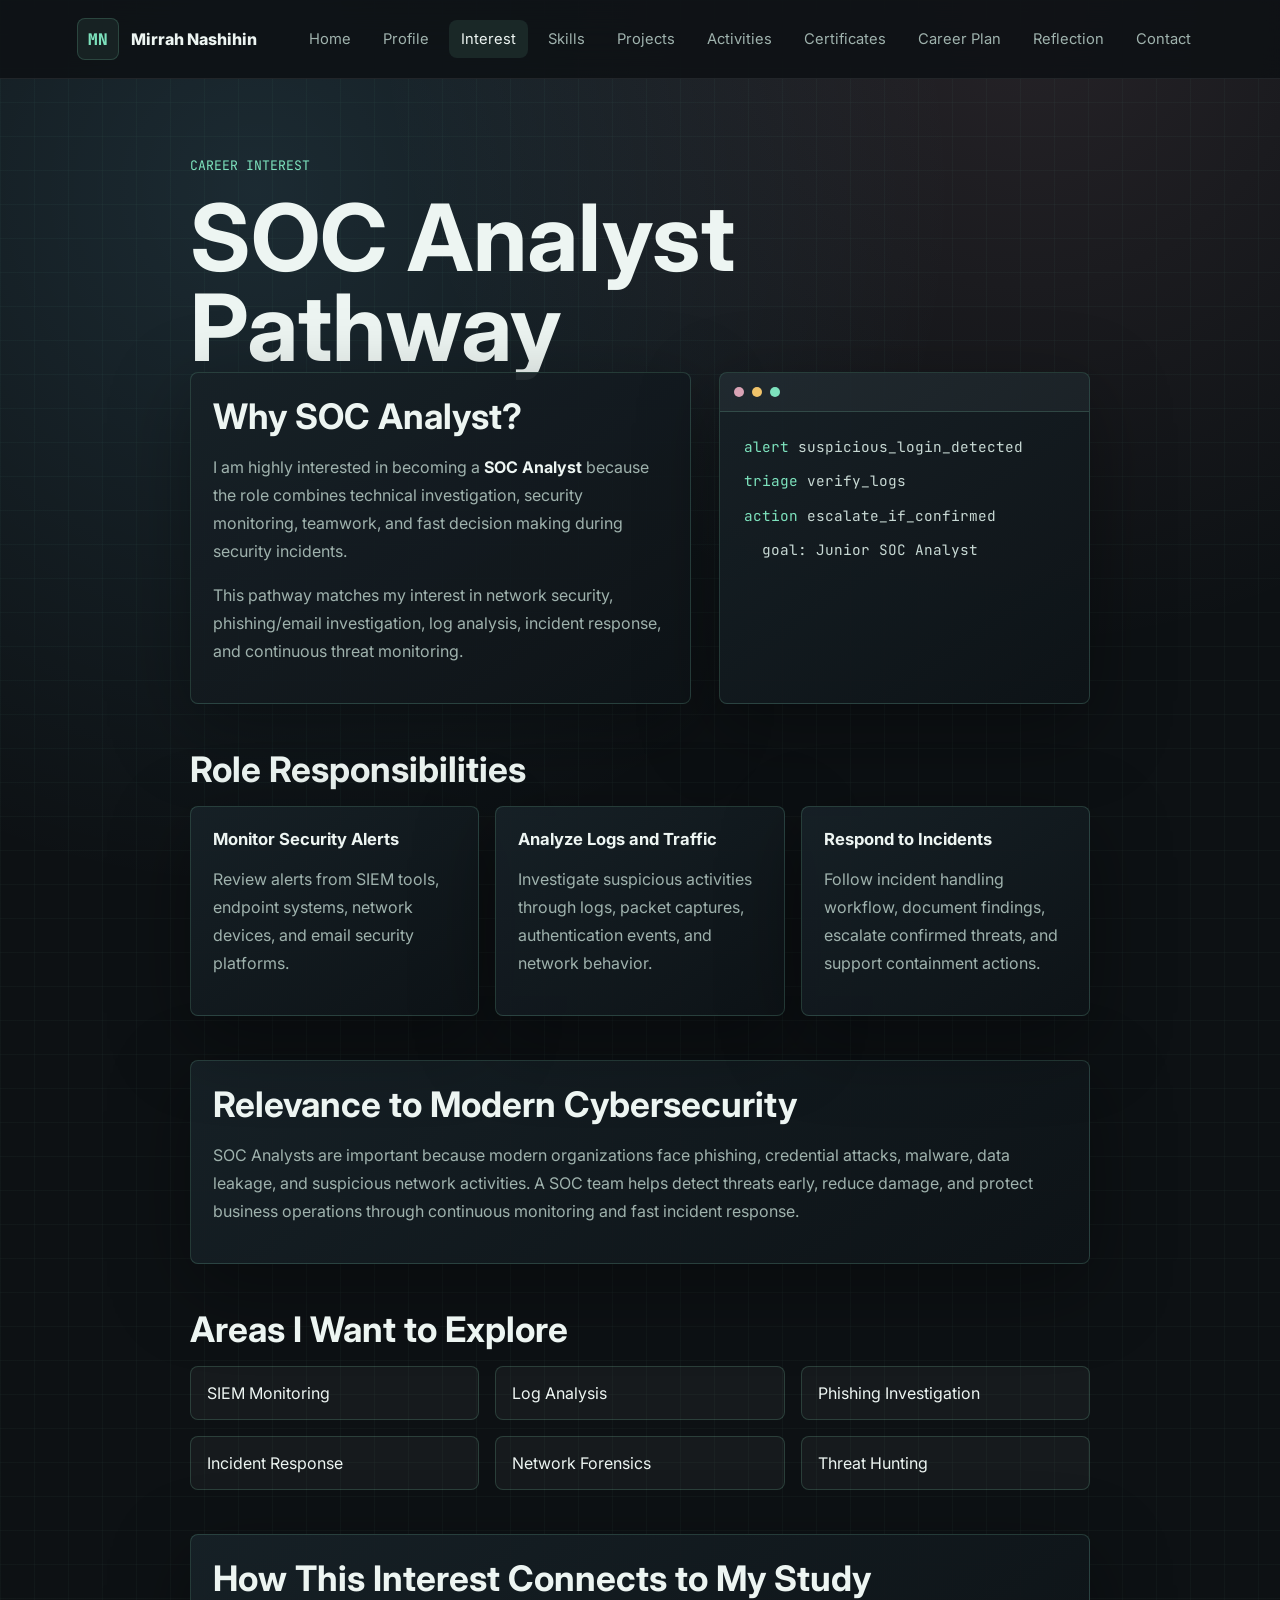
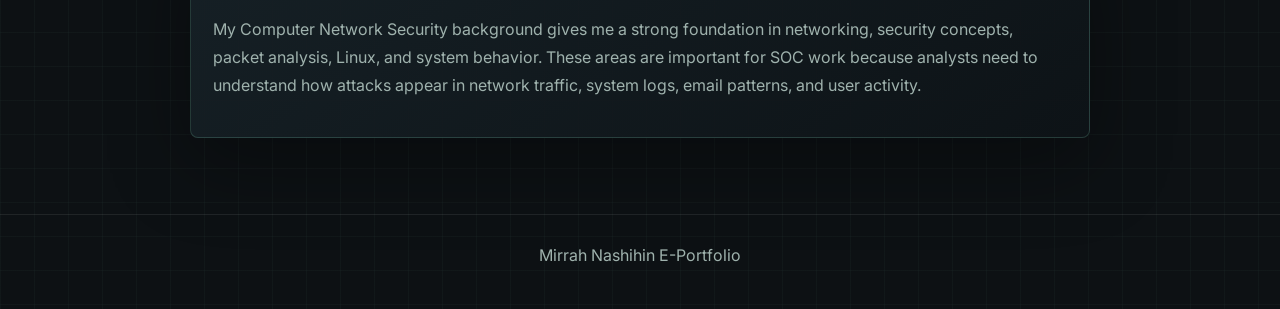
<file: interest.html>
<!DOCTYPE html>
<html lang="en">
<head>
  <meta charset="UTF-8">
  <meta name="viewport" content="width=device-width, initial-scale=1.0">
  <title>Career Interest | Mirrah Nashihin</title>
  <link rel="preconnect" href="https://fonts.googleapis.com">
  <link rel="preconnect" href="https://fonts.gstatic.com" crossorigin>
  <link href="https://fonts.googleapis.com/css2?family=Inter:wght@400;500;600;700;800&family=JetBrains+Mono:wght@400;600&display=swap" rel="stylesheet">
  <link rel="stylesheet" href="style.css">
</head>
<body>
  <header class="site-header">
    <a class="brand" href="index.html"><span class="brand-mark">MN</span><span>Mirrah Nashihin</span></a>
    <button class="nav-toggle" type="button" aria-label="Open navigation" aria-expanded="false">☰</button>
    <nav class="site-nav" aria-label="Main navigation">
      <a href="index.html">Home</a>
      <a href="about.html">Profile</a>
      <a class="active" href="interest.html">Interest</a>
      <a href="skills.html">Skills</a>
      <a href="projects.html">Projects</a>
      <a href="activities.html">Activities</a>
      <a href="certificates.html">Certificates</a>
      <a href="career.html">Career Plan</a>
      <a href="reflection.html">Reflection</a>
      <a href="contact.html">Contact</a>
    </nav>
  </header>

  <main class="section narrow">
    <p class="eyebrow">Career Interest</p>
    <h1>SOC Analyst Pathway</h1>
    <div class="split-layout">
      <section class="info-panel">
        <h2>Why SOC Analyst?</h2>
        <p>
          I am highly interested in becoming a <strong>SOC Analyst</strong> because the role
          combines technical investigation, security monitoring, teamwork, and fast decision
          making during security incidents.
        </p>
        <p>
          This pathway matches my interest in network security, phishing/email investigation,
          log analysis, incident response, and continuous threat monitoring.
        </p>
      </section>
      <section class="terminal-card small">
        <div class="terminal-bar"><span></span><span></span><span></span></div>
        <div class="terminal-body">
          <p><span class="prompt">alert</span> suspicious_login_detected</p>
          <p><span class="prompt">triage</span> verify_logs</p>
          <p><span class="prompt">action</span> escalate_if_confirmed</p>
          <p class="output success">goal: Junior SOC Analyst</p>
        </div>
      </section>
    </div>

    <section class="subsection">
      <h2>Role Responsibilities</h2>
      <div class="soft-grid">
        <article class="soft-card">
          <h3>Monitor Security Alerts</h3>
          <p>Review alerts from SIEM tools, endpoint systems, network devices, and email security platforms.</p>
        </article>
        <article class="soft-card">
          <h3>Analyze Logs and Traffic</h3>
          <p>Investigate suspicious activities through logs, packet captures, authentication events, and network behavior.</p>
        </article>
        <article class="soft-card">
          <h3>Respond to Incidents</h3>
          <p>Follow incident handling workflow, document findings, escalate confirmed threats, and support containment actions.</p>
        </article>
      </div>
    </section>

    <section class="subsection info-panel">
      <h2>Relevance to Modern Cybersecurity</h2>
      <p>
        SOC Analysts are important because modern organizations face phishing,
        credential attacks, malware, data leakage, and suspicious network activities.
        A SOC team helps detect threats early, reduce damage, and protect business
        operations through continuous monitoring and fast incident response.
      </p>
    </section>

    <section class="subsection">
      <h2>Areas I Want to Explore</h2>
      <div class="pill-grid">
        <span>SIEM Monitoring</span>
        <span>Log Analysis</span>
        <span>Phishing Investigation</span>
        <span>Incident Response</span>
        <span>Network Forensics</span>
        <span>Threat Hunting</span>
      </div>
    </section>

    <section class="subsection info-panel">
      <h2>How This Interest Connects to My Study</h2>
      <p>
        My Computer Network Security background gives me a strong foundation in networking,
        security concepts, packet analysis, Linux, and system behavior. These areas are
        important for SOC work because analysts need to understand how attacks appear in
        network traffic, system logs, email patterns, and user activity.
      </p>
    </section>
  </main>

  <footer class="site-footer"><p>Mirrah Nashihin E-Portfolio</p></footer>
  <script src="script.js"></script>
</body>
</html>
</file>
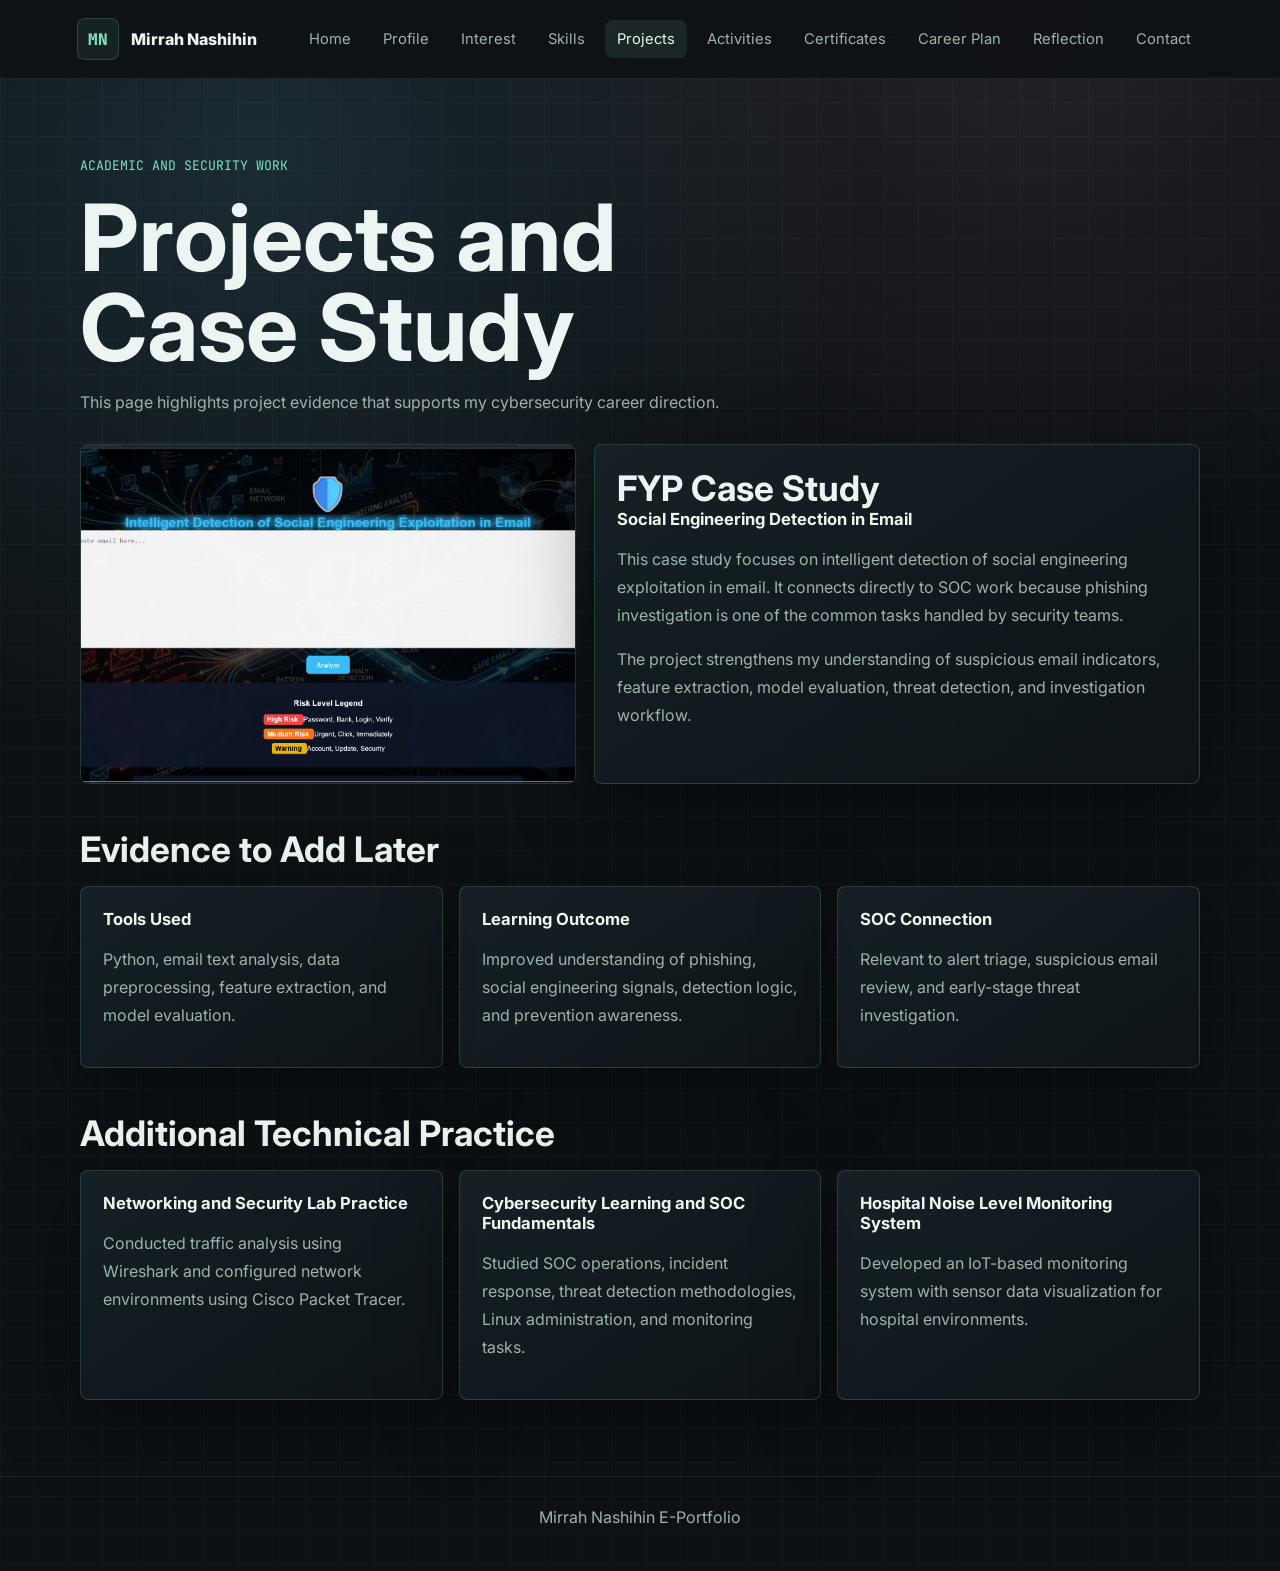
<file: projects.html>
<!DOCTYPE html>
<html lang="en">
<head>
  <meta charset="UTF-8">
  <meta name="viewport" content="width=device-width, initial-scale=1.0">
  <title>Projects | Mirrah Nashihin</title>
  <link rel="preconnect" href="https://fonts.googleapis.com">
  <link rel="preconnect" href="https://fonts.gstatic.com" crossorigin>
  <link href="https://fonts.googleapis.com/css2?family=Inter:wght@400;500;600;700;800&family=JetBrains+Mono:wght@400;600&display=swap" rel="stylesheet">
  <link rel="stylesheet" href="style.css">
</head>
<body>
  <header class="site-header">
    <a class="brand" href="index.html"><span class="brand-mark">MN</span><span>Mirrah Nashihin</span></a>
    <button class="nav-toggle" type="button" aria-label="Open navigation" aria-expanded="false">☰</button>
    <nav class="site-nav" aria-label="Main navigation">
      <a href="index.html">Home</a>
      <a href="about.html">Profile</a>
      <a href="interest.html">Interest</a>
      <a href="skills.html">Skills</a>
      <a class="active" href="projects.html">Projects</a>
      <a href="activities.html">Activities</a>
      <a href="certificates.html">Certificates</a>
      <a href="career.html">Career Plan</a>
      <a href="reflection.html">Reflection</a>
      <a href="contact.html">Contact</a>
    </nav>
  </header>

  <main class="section">
    <div class="section-heading">
      <p class="eyebrow">Academic and Security Work</p>
      <h1>Projects and Case Study</h1>
      <p>
        This page highlights project evidence that supports my cybersecurity career direction.
      </p>
    </div>

    <section class="project-feature">
      <img class="project-image" src="assets/images/fyp-project.png" alt="FYP social engineering email detection interface">
      <div class="info-panel">
        <h2>FYP Case Study</h2>
        <h3>Social Engineering Detection in Email</h3>
        <p>
          This case study focuses on intelligent detection of social engineering
          exploitation in email. It connects directly to SOC work because phishing
          investigation is one of the common tasks handled by security teams.
        </p>
        <p>
          The project strengthens my understanding of suspicious email indicators,
          feature extraction, model evaluation, threat detection, and investigation workflow.
        </p>
      </div>
    </section>

    <section class="subsection">
      <h2>Evidence to Add Later</h2>
      <div class="soft-grid">
        <article class="soft-card">
          <h3>Tools Used</h3>
          <p>Python, email text analysis, data preprocessing, feature extraction, and model evaluation.</p>
        </article>
        <article class="soft-card">
          <h3>Learning Outcome</h3>
          <p>Improved understanding of phishing, social engineering signals, detection logic, and prevention awareness.</p>
        </article>
        <article class="soft-card">
          <h3>SOC Connection</h3>
          <p>Relevant to alert triage, suspicious email review, and early-stage threat investigation.</p>
        </article>
      </div>
    </section>

    <section class="subsection">
      <h2>Additional Technical Practice</h2>
      <div class="soft-grid">
        <article class="soft-card">
          <h3>Networking and Security Lab Practice</h3>
          <p>Conducted traffic analysis using Wireshark and configured network environments using Cisco Packet Tracer.</p>
        </article>
        <article class="soft-card">
          <h3>Cybersecurity Learning and SOC Fundamentals</h3>
          <p>Studied SOC operations, incident response, threat detection methodologies, Linux administration, and monitoring tasks.</p>
        </article>
        <article class="soft-card">
          <h3>Hospital Noise Level Monitoring System</h3>
          <p>Developed an IoT-based monitoring system with sensor data visualization for hospital environments.</p>
        </article>
      </div>
    </section>
  </main>

  <footer class="site-footer"><p>Mirrah Nashihin E-Portfolio</p></footer>
  <script src="script.js"></script>
</body>
</html>
</file>
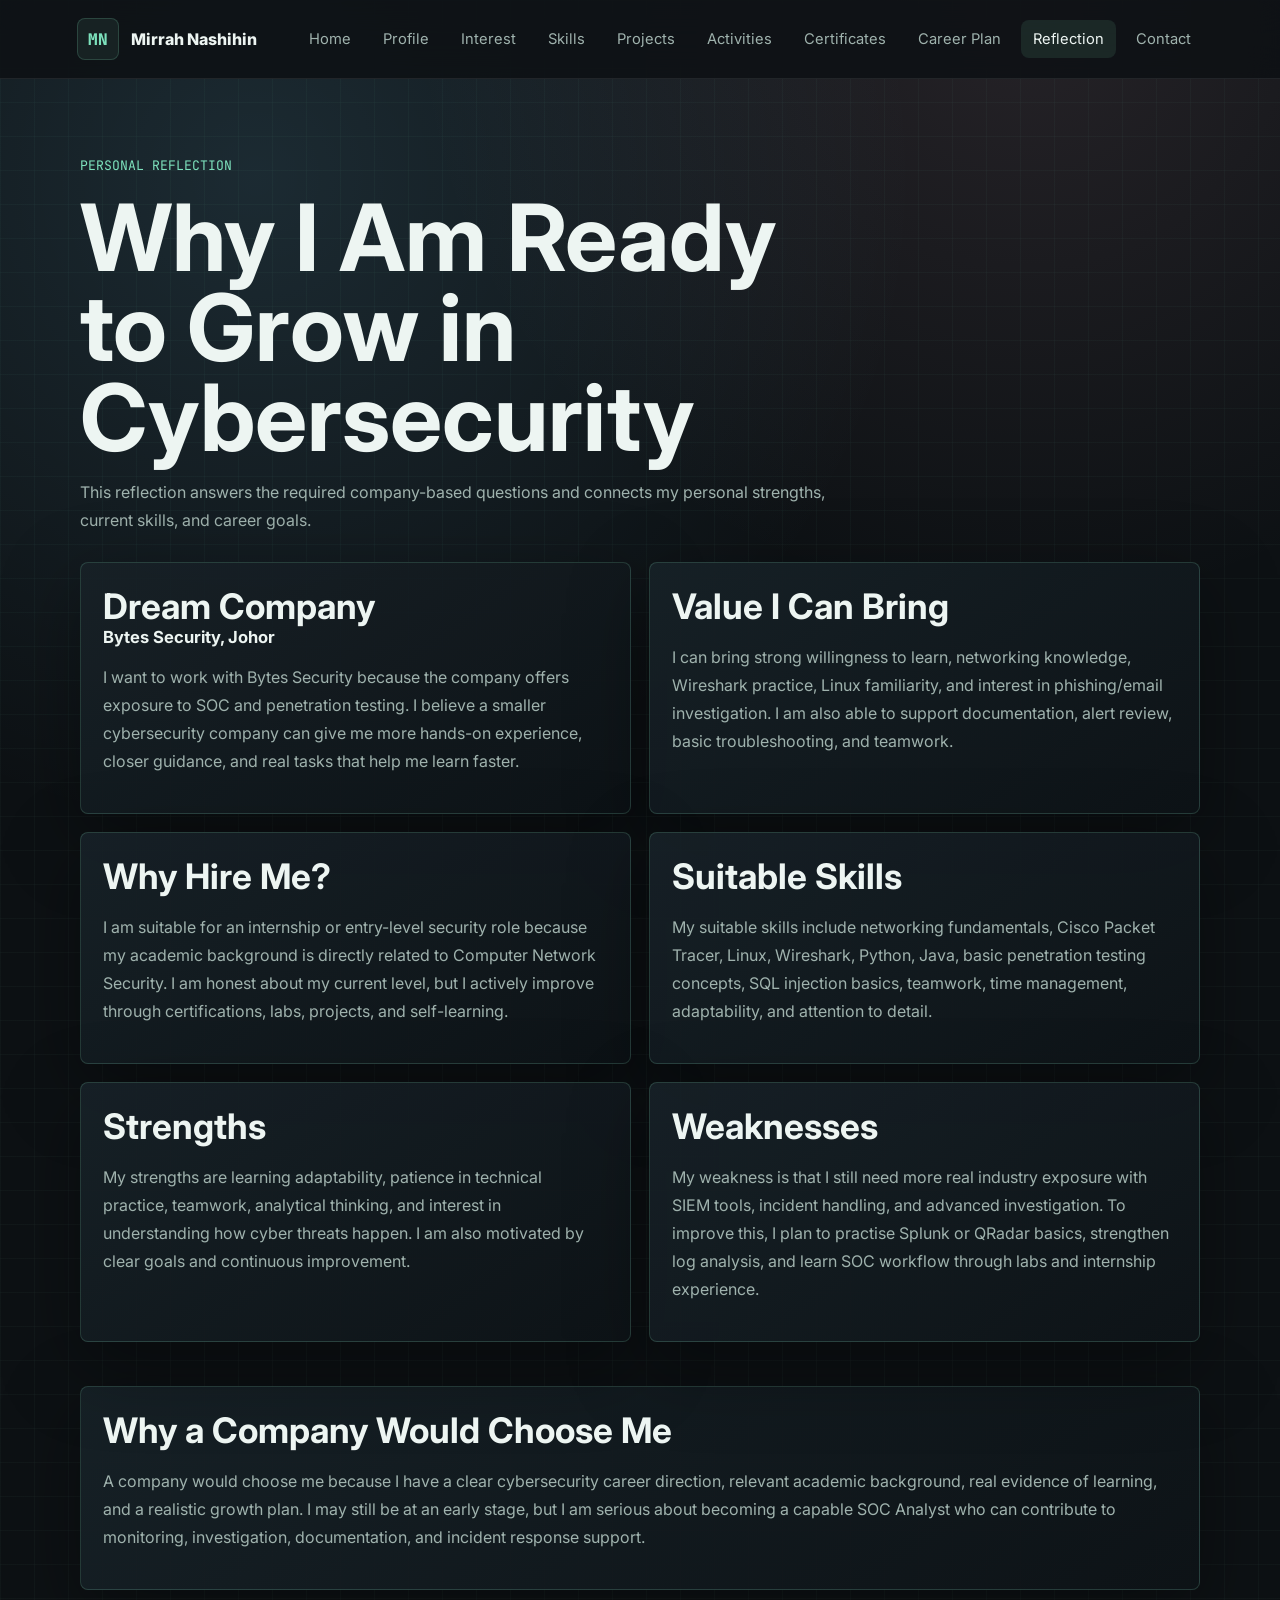
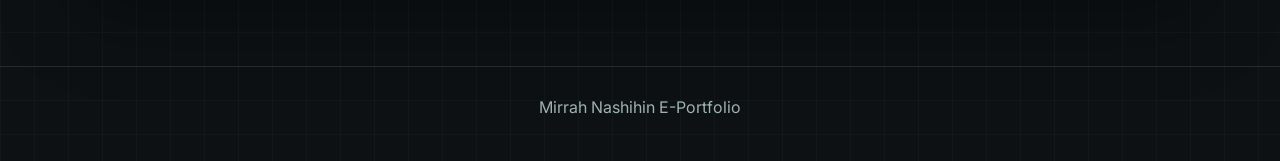
<file: reflection.html>
<!DOCTYPE html>
<html lang="en">
<head>
  <meta charset="UTF-8">
  <meta name="viewport" content="width=device-width, initial-scale=1.0">
  <title>Reflection | Mirrah Nashihin</title>
  <link rel="preconnect" href="https://fonts.googleapis.com">
  <link rel="preconnect" href="https://fonts.gstatic.com" crossorigin>
  <link href="https://fonts.googleapis.com/css2?family=Inter:wght@400;500;600;700;800&family=JetBrains+Mono:wght@400;600&display=swap" rel="stylesheet">
  <link rel="stylesheet" href="style.css">
</head>
<body>
  <header class="site-header">
    <a class="brand" href="index.html"><span class="brand-mark">MN</span><span>Mirrah Nashihin</span></a>
    <button class="nav-toggle" type="button" aria-label="Open navigation" aria-expanded="false">Menu</button>
    <nav class="site-nav" aria-label="Main navigation">
      <a href="index.html">Home</a>
      <a href="about.html">Profile</a>
      <a href="interest.html">Interest</a>
      <a href="skills.html">Skills</a>
      <a href="projects.html">Projects</a>
      <a href="activities.html">Activities</a>
      <a href="certificates.html">Certificates</a>
      <a href="career.html">Career Plan</a>
      <a class="active" href="reflection.html">Reflection</a>
      <a href="contact.html">Contact</a>
    </nav>
  </header>

  <main class="section">
    <div class="section-heading">
      <p class="eyebrow">Personal Reflection</p>
      <h1>Why I Am Ready to Grow in Cybersecurity</h1>
      <p>
        This reflection answers the required company-based questions and connects my
        personal strengths, current skills, and career goals.
      </p>
    </div>

    <section class="reflection-grid">
      <article class="soft-card">
        <h2>Dream Company</h2>
        <h3>Bytes Security, Johor</h3>
        <p>
          I want to work with Bytes Security because the company offers exposure to SOC
          and penetration testing. I believe a smaller cybersecurity company can give me
          more hands-on experience, closer guidance, and real tasks that help me learn faster.
        </p>
      </article>
      <article class="soft-card">
        <h2>Value I Can Bring</h2>
        <p>
          I can bring strong willingness to learn, networking knowledge, Wireshark practice,
          Linux familiarity, and interest in phishing/email investigation. I am also able
          to support documentation, alert review, basic troubleshooting, and teamwork.
        </p>
      </article>
      <article class="soft-card">
        <h2>Why Hire Me?</h2>
        <p>
          I am suitable for an internship or entry-level security role because my academic
          background is directly related to Computer Network Security. I am honest about
          my current level, but I actively improve through certifications, labs, projects,
          and self-learning.
        </p>
      </article>
      <article class="soft-card">
        <h2>Suitable Skills</h2>
        <p>
          My suitable skills include networking fundamentals, Cisco Packet Tracer, Linux,
          Wireshark, Python, Java, basic penetration testing concepts, SQL injection basics,
          teamwork, time management, adaptability, and attention to detail.
        </p>
      </article>
      <article class="soft-card">
        <h2>Strengths</h2>
        <p>
          My strengths are learning adaptability, patience in technical practice,
          teamwork, analytical thinking, and interest in understanding how cyber threats
          happen. I am also motivated by clear goals and continuous improvement.
        </p>
      </article>
      <article class="soft-card">
        <h2>Weaknesses</h2>
        <p>
          My weakness is that I still need more real industry exposure with SIEM tools,
          incident handling, and advanced investigation. To improve this, I plan to
          practise Splunk or QRadar basics, strengthen log analysis, and learn SOC workflow
          through labs and internship experience.
        </p>
      </article>
    </section>

    <section class="subsection info-panel">
      <h2>Why a Company Would Choose Me</h2>
      <p>
        A company would choose me because I have a clear cybersecurity career direction,
        relevant academic background, real evidence of learning, and a realistic growth
        plan. I may still be at an early stage, but I am serious about becoming a capable
        SOC Analyst who can contribute to monitoring, investigation, documentation, and
        incident response support.
      </p>
    </section>
  </main>

  <footer class="site-footer"><p>Mirrah Nashihin E-Portfolio</p></footer>
  <script src="script.js"></script>
</body>
</html>
</file>
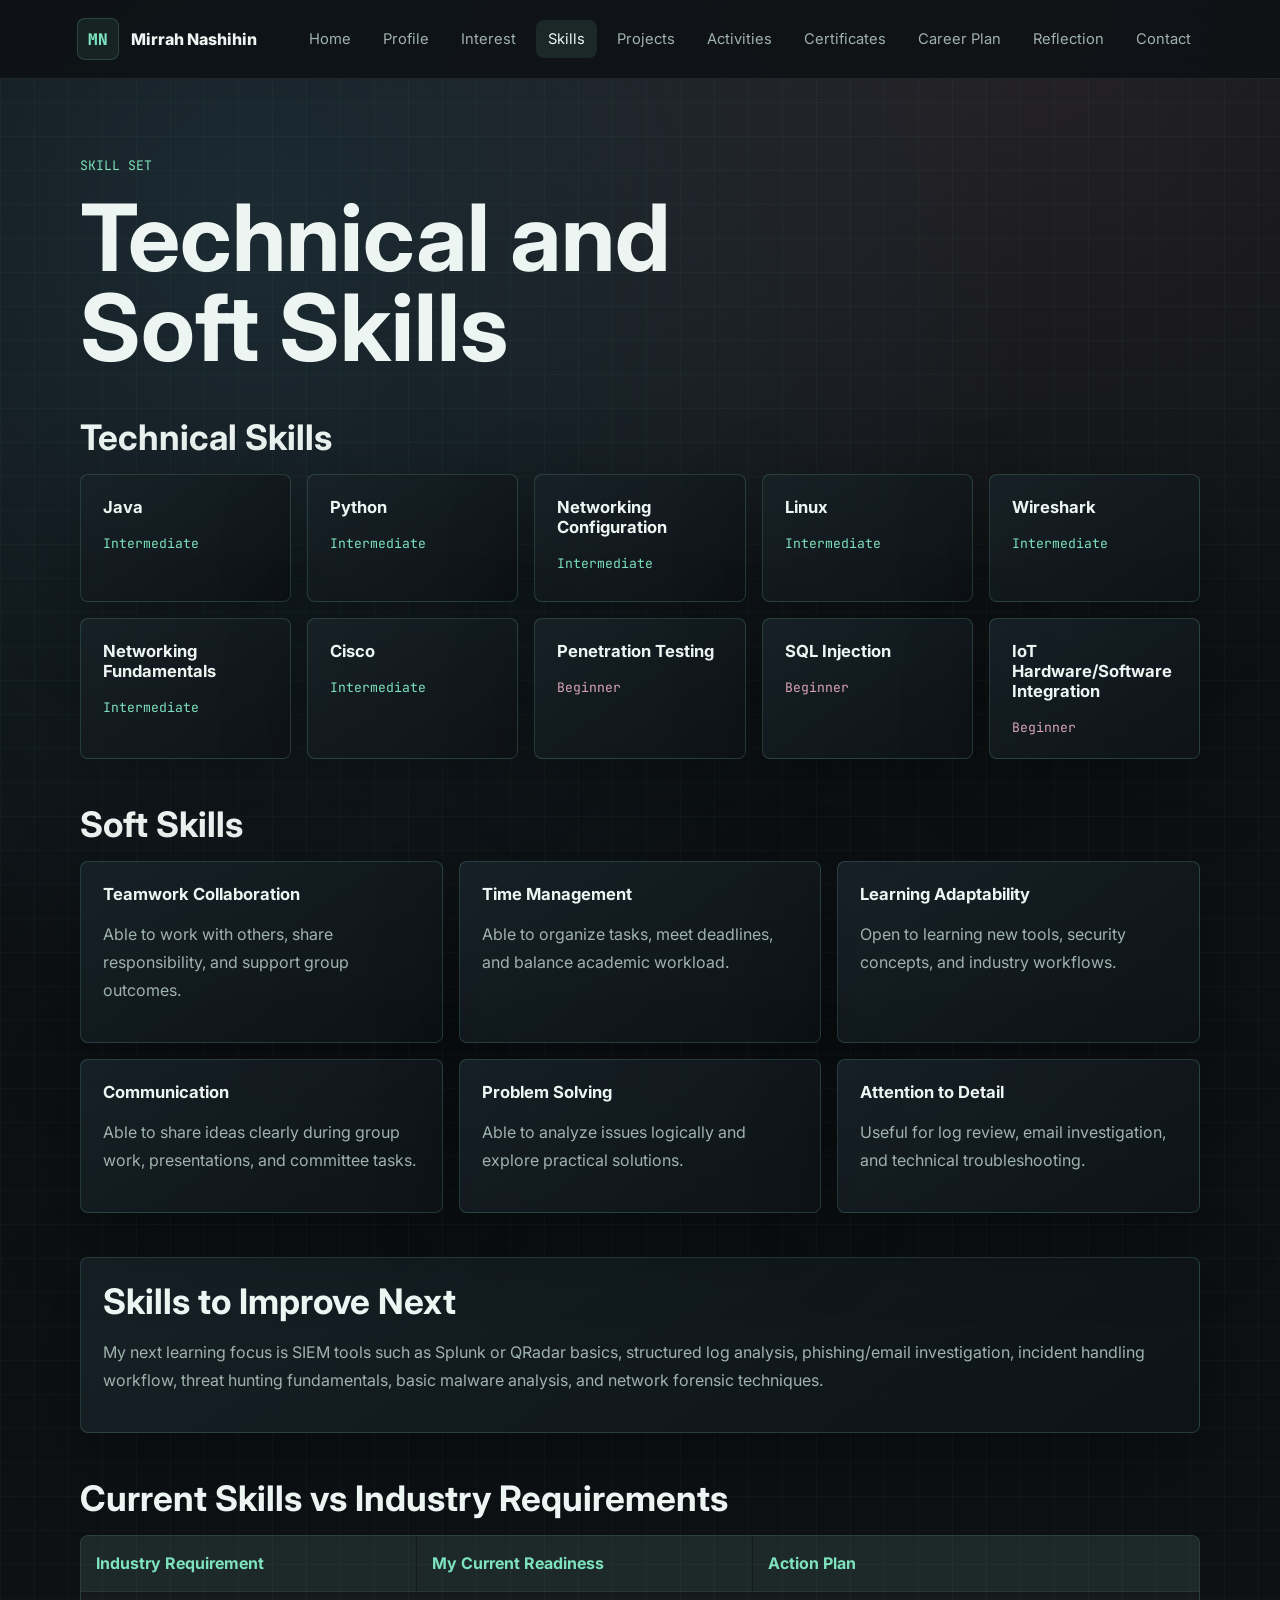
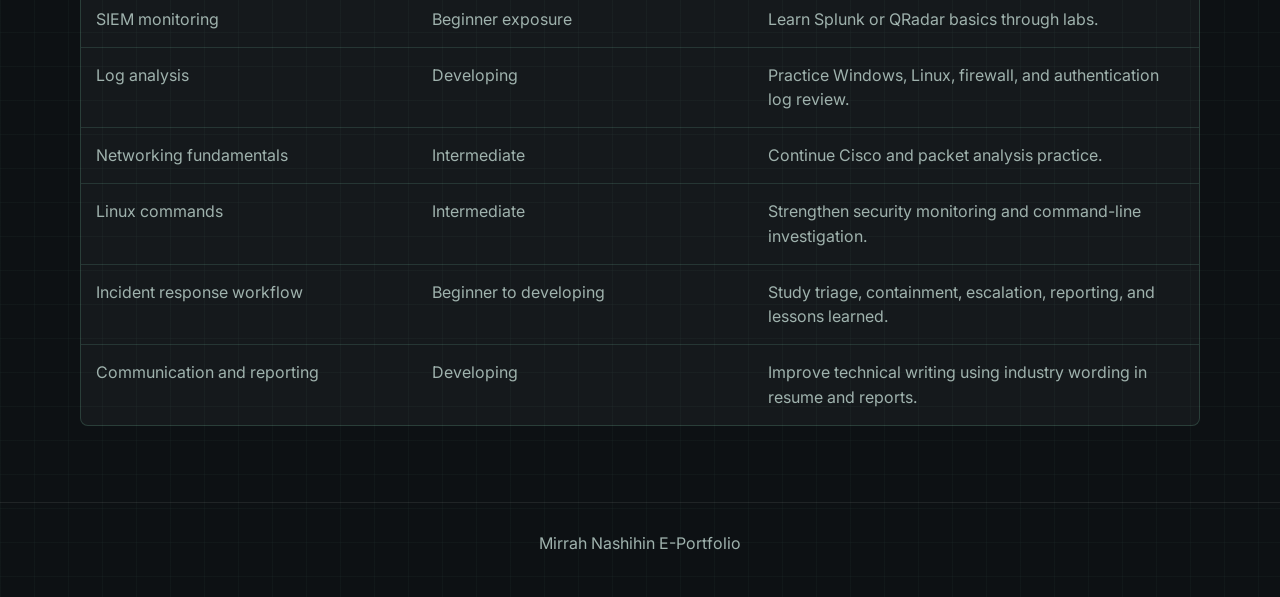
<file: skills.html>
<!DOCTYPE html>
<html lang="en">
<head>
  <meta charset="UTF-8">
  <meta name="viewport" content="width=device-width, initial-scale=1.0">
  <title>Skills | Mirrah Nashihin</title>
  <link rel="preconnect" href="https://fonts.googleapis.com">
  <link rel="preconnect" href="https://fonts.gstatic.com" crossorigin>
  <link href="https://fonts.googleapis.com/css2?family=Inter:wght@400;500;600;700;800&family=JetBrains+Mono:wght@400;600&display=swap" rel="stylesheet">
  <link rel="stylesheet" href="style.css">
</head>
<body>
  <header class="site-header">
    <a class="brand" href="index.html"><span class="brand-mark">MN</span><span>Mirrah Nashihin</span></a>
    <button class="nav-toggle" type="button" aria-label="Open navigation" aria-expanded="false">☰</button>
    <nav class="site-nav" aria-label="Main navigation">
      <a href="index.html">Home</a>
      <a href="about.html">Profile</a>
      <a href="interest.html">Interest</a>
      <a class="active" href="skills.html">Skills</a>
      <a href="projects.html">Projects</a>
      <a href="activities.html">Activities</a>
      <a href="certificates.html">Certificates</a>
      <a href="career.html">Career Plan</a>
      <a href="reflection.html">Reflection</a>
      <a href="contact.html">Contact</a>
    </nav>
  </header>

  <main class="section">
    <div class="section-heading">
      <p class="eyebrow">Skill Set</p>
      <h1>Technical and Soft Skills</h1>
    </div>

    <section class="subsection">
      <h2>Technical Skills</h2>
      <div class="skill-grid">
        <article class="skill-card"><h3>Java</h3><span>Intermediate</span></article>
        <article class="skill-card"><h3>Python</h3><span>Intermediate</span></article>
        <article class="skill-card"><h3>Networking Configuration</h3><span>Intermediate</span></article>
        <article class="skill-card"><h3>Linux</h3><span>Intermediate</span></article>
        <article class="skill-card"><h3>Wireshark</h3><span>Intermediate</span></article>
        <article class="skill-card"><h3>Networking Fundamentals</h3><span>Intermediate</span></article>
        <article class="skill-card"><h3>Cisco</h3><span>Intermediate</span></article>
        <article class="skill-card beginner"><h3>Penetration Testing</h3><span>Beginner</span></article>
        <article class="skill-card beginner"><h3>SQL Injection</h3><span>Beginner</span></article>
        <article class="skill-card beginner"><h3>IoT Hardware/Software Integration</h3><span>Beginner</span></article>
      </div>
    </section>

    <section class="subsection">
      <h2>Soft Skills</h2>
      <div class="soft-grid">
        <article class="soft-card">
          <h3>Teamwork Collaboration</h3>
          <p>Able to work with others, share responsibility, and support group outcomes.</p>
        </article>
        <article class="soft-card">
          <h3>Time Management</h3>
          <p>Able to organize tasks, meet deadlines, and balance academic workload.</p>
        </article>
        <article class="soft-card">
          <h3>Learning Adaptability</h3>
          <p>Open to learning new tools, security concepts, and industry workflows.</p>
        </article>
        <article class="soft-card">
          <h3>Communication</h3>
          <p>Able to share ideas clearly during group work, presentations, and committee tasks.</p>
        </article>
        <article class="soft-card">
          <h3>Problem Solving</h3>
          <p>Able to analyze issues logically and explore practical solutions.</p>
        </article>
        <article class="soft-card">
          <h3>Attention to Detail</h3>
          <p>Useful for log review, email investigation, and technical troubleshooting.</p>
        </article>
      </div>
    </section>

    <section class="subsection info-panel">
      <h2>Skills to Improve Next</h2>
      <p>
        My next learning focus is SIEM tools such as Splunk or QRadar basics, structured
        log analysis, phishing/email investigation, incident handling workflow, threat
        hunting fundamentals, basic malware analysis, and network forensic techniques.
      </p>
    </section>

    <section class="subsection">
      <h2>Current Skills vs Industry Requirements</h2>
      <div class="comparison-table">
        <div><strong>Industry Requirement</strong><strong>My Current Readiness</strong><strong>Action Plan</strong></div>
        <div><span>SIEM monitoring</span><span>Beginner exposure</span><span>Learn Splunk or QRadar basics through labs.</span></div>
        <div><span>Log analysis</span><span>Developing</span><span>Practice Windows, Linux, firewall, and authentication log review.</span></div>
        <div><span>Networking fundamentals</span><span>Intermediate</span><span>Continue Cisco and packet analysis practice.</span></div>
        <div><span>Linux commands</span><span>Intermediate</span><span>Strengthen security monitoring and command-line investigation.</span></div>
        <div><span>Incident response workflow</span><span>Beginner to developing</span><span>Study triage, containment, escalation, reporting, and lessons learned.</span></div>
        <div><span>Communication and reporting</span><span>Developing</span><span>Improve technical writing using industry wording in resume and reports.</span></div>
      </div>
    </section>
  </main>

  <footer class="site-footer"><p>Mirrah Nashihin E-Portfolio</p></footer>
  <script src="script.js"></script>
</body>
</html>
</file>
<file: style.css>
:root {
  --bg: #0d1114;
  --panel: #131a1f;
  --panel-2: #172127;
  --text: #edf5f2;
  --muted: #9fb2ad;
  --line: rgba(141, 232, 194, 0.18);
  --mint: #7de2bd;
  --cyan: #7ed7ff;
  --rose: #d9a3b5;
  --warning: #f0c36a;
  --shadow: 0 24px 80px rgba(0, 0, 0, 0.35);
}

* {
  box-sizing: border-box;
}

body {
  margin: 0;
  min-height: 100vh;
  color: var(--text);
  font-family: Inter, Arial, sans-serif;
  background:
    linear-gradient(rgba(125, 226, 189, 0.035) 1px, transparent 1px),
    linear-gradient(90deg, rgba(125, 226, 189, 0.035) 1px, transparent 1px),
    radial-gradient(circle at 20% 10%, rgba(126, 215, 255, 0.13), transparent 35%),
    radial-gradient(circle at 80% 0%, rgba(217, 163, 181, 0.12), transparent 30%),
    var(--bg);
  background-size: 34px 34px, 34px 34px, auto, auto, auto;
}

a {
  color: inherit;
  text-decoration: none;
}

p {
  color: var(--muted);
  line-height: 1.75;
}

strong {
  color: var(--text);
}

.site-header {
  position: sticky;
  top: 0;
  z-index: 10;
  display: flex;
  align-items: center;
  justify-content: space-between;
  gap: 24px;
  padding: 18px 6vw;
  border-bottom: 1px solid rgba(255, 255, 255, 0.08);
  background: rgba(13, 17, 20, 0.86);
  backdrop-filter: blur(18px);
}

.brand {
  display: flex;
  align-items: center;
  gap: 12px;
  font-weight: 800;
}

.brand-mark {
  display: grid;
  width: 42px;
  height: 42px;
  place-items: center;
  border: 1px solid var(--line);
  border-radius: 8px;
  color: var(--mint);
  font-family: "JetBrains Mono", monospace;
  background: rgba(125, 226, 189, 0.08);
}

.site-nav {
  display: flex;
  flex-wrap: wrap;
  justify-content: flex-end;
  gap: 8px;
}

.site-nav a {
  padding: 10px 12px;
  border-radius: 8px;
  color: var(--muted);
  font-size: 0.92rem;
}

.site-nav a:hover,
.site-nav a.active {
  color: var(--text);
  background: rgba(125, 226, 189, 0.1);
}

.nav-toggle {
  display: none;
  width: 42px;
  height: 42px;
  border: 1px solid var(--line);
  border-radius: 8px;
  color: var(--text);
  background: rgba(255, 255, 255, 0.04);
  font-size: 1.2rem;
}

.section {
  width: min(1120px, 88vw);
  margin: 0 auto;
  padding: 76px 0;
}

.section.narrow {
  width: min(900px, 88vw);
}

.hero {
  min-height: calc(100vh - 82px);
  display: grid;
  align-items: center;
}

.hero-grid,
.split-layout,
.company-grid {
  display: grid;
  grid-template-columns: 1.15fr 0.85fr;
  gap: 28px;
  align-items: stretch;
}

.eyebrow {
  margin: 0 0 14px;
  color: var(--mint);
  font-family: "JetBrains Mono", monospace;
  font-size: 0.82rem;
  letter-spacing: 0;
  text-transform: uppercase;
}

h1,
h2,
h3 {
  margin: 0;
  color: var(--text);
  letter-spacing: 0;
}

h1 {
  max-width: 900px;
  font-size: clamp(2.6rem, 8vw, 5.8rem);
  line-height: 0.97;
}

h2 {
  font-size: clamp(1.5rem, 3vw, 2.2rem);
}

h3 {
  font-size: 1.04rem;
}

.hero-text {
  max-width: 680px;
  margin: 24px 0;
  font-size: 1.06rem;
}

.hero-actions {
  display: flex;
  flex-wrap: wrap;
  gap: 12px;
}

.button {
  display: inline-flex;
  min-height: 46px;
  align-items: center;
  justify-content: center;
  border-radius: 8px;
  padding: 0 18px;
  border: 1px solid var(--line);
  font-weight: 700;
}

.button.primary {
  color: #06110e;
  background: linear-gradient(135deg, var(--mint), var(--cyan));
}

.button.ghost {
  color: var(--text);
  background: rgba(255, 255, 255, 0.04);
}

.terminal-card,
.info-panel,
.soft-card,
.page-card,
.profile-card,
.resume-preview,
.skill-card,
.certificate-card,
.timeline article {
  border: 1px solid var(--line);
  border-radius: 8px;
  background: linear-gradient(145deg, rgba(23, 33, 39, 0.94), rgba(14, 19, 23, 0.94));
  box-shadow: var(--shadow);
}

.terminal-card {
  overflow: hidden;
  align-self: center;
}

.terminal-card.embedded {
  position: relative;
  width: calc(100% - 28px);
  margin: -64px auto 14px;
  box-shadow: 0 18px 50px rgba(0, 0, 0, 0.42);
}

.profile-card {
  overflow: hidden;
}

.profile-card > img {
  display: block;
  width: 100%;
  aspect-ratio: 4 / 5;
  object-fit: cover;
  object-position: center 30%;
}

.terminal-card.small {
  align-self: stretch;
}

.terminal-bar {
  display: flex;
  gap: 8px;
  padding: 14px;
  border-bottom: 1px solid var(--line);
  background: rgba(255, 255, 255, 0.04);
}

.terminal-bar span {
  width: 10px;
  height: 10px;
  border-radius: 50%;
  background: var(--rose);
}

.terminal-bar span:nth-child(2) {
  background: var(--warning);
}

.terminal-bar span:nth-child(3) {
  background: var(--mint);
}

.terminal-body {
  padding: 24px;
  font-family: "JetBrains Mono", monospace;
  font-size: 0.9rem;
}

.terminal-body p {
  margin: 0 0 12px;
  color: #c7d8d3;
  line-height: 1.55;
}

.prompt,
.success {
  color: var(--mint);
}

.output {
  color: var(--cyan);
  padding-left: 18px;
}

.section-heading {
  max-width: 760px;
  margin-bottom: 28px;
}

.page-grid,
.skill-grid,
.soft-grid,
.certificate-grid,
.pill-grid,
.tagline-list {
  display: grid;
  gap: 16px;
}

.page-grid {
  grid-template-columns: repeat(auto-fit, minmax(190px, 1fr));
}

.page-card,
.skill-card,
.soft-card,
.certificate-card,
.info-panel,
.timeline article {
  padding: 22px;
}

.page-card {
  min-height: 230px;
  transition: transform 180ms ease, border-color 180ms ease;
}

.page-card:hover {
  transform: translateY(-5px);
  border-color: rgba(125, 226, 189, 0.5);
}

.page-card span,
.timeline span,
.skill-card span {
  color: var(--mint);
  font-family: "JetBrains Mono", monospace;
  font-size: 0.82rem;
}

.subsection {
  margin-top: 44px;
}

.subsection h2 {
  margin-bottom: 16px;
}

.tagline-list {
  grid-template-columns: repeat(2, minmax(0, 1fr));
}

.tagline-list p,
.pill-grid span {
  margin: 0;
  padding: 16px;
  border: 1px solid var(--line);
  border-radius: 8px;
  color: var(--text);
  background: rgba(255, 255, 255, 0.04);
}

.pill-grid {
  grid-template-columns: repeat(3, minmax(0, 1fr));
}

.skill-grid {
  grid-template-columns: repeat(5, minmax(0, 1fr));
}

.skill-card {
  min-height: 128px;
}

.skill-card span {
  display: inline-block;
  margin-top: 18px;
}

.skill-card.beginner span {
  color: var(--rose);
}

.soft-grid,
.certificate-grid,
.company-grid {
  grid-template-columns: repeat(3, minmax(0, 1fr));
}

.company-grid {
  grid-template-columns: repeat(2, minmax(0, 1fr));
}

.certificate-placeholder {
  display: grid;
  min-height: 180px;
  place-items: center;
  margin-bottom: 18px;
  border: 1px dashed rgba(125, 226, 189, 0.35);
  border-radius: 8px;
  color: var(--mint);
  font-family: "JetBrains Mono", monospace;
  background:
    linear-gradient(135deg, rgba(125, 226, 189, 0.09), rgba(126, 215, 255, 0.04)),
    rgba(255, 255, 255, 0.03);
}

.certificate-image,
.project-image,
.resume-preview img {
  display: block;
  width: 100%;
  border: 1px solid var(--line);
  border-radius: 8px;
  object-fit: cover;
}

.certificate-image {
  aspect-ratio: 4 / 3;
  margin-bottom: 18px;
  background: rgba(255, 255, 255, 0.04);
}

.certificate-image.portrait {
  aspect-ratio: 3 / 4;
  object-fit: contain;
  background: rgba(255, 255, 255, 0.06);
}

.certificate-image.ceremony {
  aspect-ratio: 16 / 10;
  object-position: center;
}

.featured-certificate {
  border-color: rgba(240, 195, 106, 0.38);
}

.project-image {
  height: 100%;
  min-height: 340px;
}

.resume-preview {
  display: block;
  overflow: hidden;
}

.resume-preview img {
  aspect-ratio: 3 / 4;
  object-position: top center;
}

.project-feature {
  display: grid;
  grid-template-columns: 0.9fr 1.1fr;
  gap: 18px;
  align-items: stretch;
}

.achievement-showcase {
  display: grid;
  grid-template-columns: 1.05fr 0.95fr;
  gap: 18px;
  align-items: stretch;
}

.achievement-showcase img {
  display: block;
  width: 100%;
  height: 100%;
  min-height: 320px;
  object-fit: cover;
  border: 1px solid var(--line);
  border-radius: 8px;
}

.contact-list p {
  margin: 0 0 12px;
}

.contact-list a {
  color: var(--mint);
}

.contact-grid {
  display: grid;
  grid-template-columns: 1.1fr 0.9fr;
  gap: 18px;
  align-items: start;
}

.qr-grid,
.reflection-grid {
  display: grid;
  gap: 18px;
}

.qr-grid {
  grid-template-columns: repeat(2, minmax(0, 1fr));
}

.reflection-grid {
  grid-template-columns: repeat(2, minmax(0, 1fr));
}

.qr-card {
  display: grid;
  gap: 14px;
  padding: 18px;
  border: 1px solid var(--line);
  border-radius: 8px;
  background: linear-gradient(145deg, rgba(23, 33, 39, 0.94), rgba(14, 19, 23, 0.94));
}

.qr-card img {
  width: 100%;
  aspect-ratio: 1 / 1;
  object-fit: cover;
  border-radius: 8px;
  border: 1px solid var(--line);
}

.comparison-table {
  display: grid;
  overflow: hidden;
  border: 1px solid var(--line);
  border-radius: 8px;
  background: rgba(255, 255, 255, 0.035);
}

.comparison-table > div {
  display: grid;
  grid-template-columns: 0.9fr 0.9fr 1.2fr;
  gap: 1px;
  border-bottom: 1px solid rgba(141, 232, 194, 0.14);
}

.comparison-table > div:last-child {
  border-bottom: 0;
}

.comparison-table strong,
.comparison-table span {
  padding: 15px;
  line-height: 1.55;
}

.comparison-table strong {
  color: var(--mint);
  background: rgba(125, 226, 189, 0.08);
}

.comparison-table span {
  color: var(--muted);
}

.timeline {
  display: grid;
  gap: 16px;
}

.timeline article {
  position: relative;
  overflow: hidden;
}

.timeline article::before {
  content: "";
  position: absolute;
  inset: 0 auto 0 0;
  width: 4px;
  background: linear-gradient(var(--mint), var(--cyan));
}

.site-footer {
  padding: 26px 6vw 40px;
  text-align: center;
  border-top: 1px solid rgba(255, 255, 255, 0.08);
}

.site-footer p {
  margin: 0;
}

@media (max-width: 980px) {
  .hero-grid,
  .split-layout,
  .company-grid,
  .project-feature,
  .achievement-showcase,
  .contact-grid,
  .qr-grid,
  .reflection-grid,
  .page-grid,
  .skill-grid,
  .soft-grid,
  .certificate-grid,
  .pill-grid,
  .tagline-list {
    grid-template-columns: repeat(2, minmax(0, 1fr));
  }
}

@media (max-width: 760px) {
  .site-header {
    align-items: flex-start;
  }

  .nav-toggle {
    display: grid;
    place-items: center;
  }

  .site-nav {
    position: absolute;
    top: 74px;
    right: 6vw;
    left: 6vw;
    display: none;
    flex-direction: column;
    padding: 12px;
    border: 1px solid var(--line);
    border-radius: 8px;
    background: rgba(13, 17, 20, 0.96);
  }

  .site-nav.open {
    display: flex;
  }

  .hero {
    min-height: auto;
  }

  .hero-grid,
  .split-layout,
  .company-grid,
  .project-feature,
  .achievement-showcase,
  .contact-grid,
  .qr-grid,
  .reflection-grid,
  .page-grid,
  .skill-grid,
  .soft-grid,
  .certificate-grid,
  .pill-grid,
  .tagline-list {
    grid-template-columns: 1fr;
  }

  .section {
    padding: 54px 0;
  }

  h1 {
    font-size: 2.55rem;
    line-height: 1.02;
  }

  .comparison-table > div {
    grid-template-columns: 1fr;
  }
}
</file>
